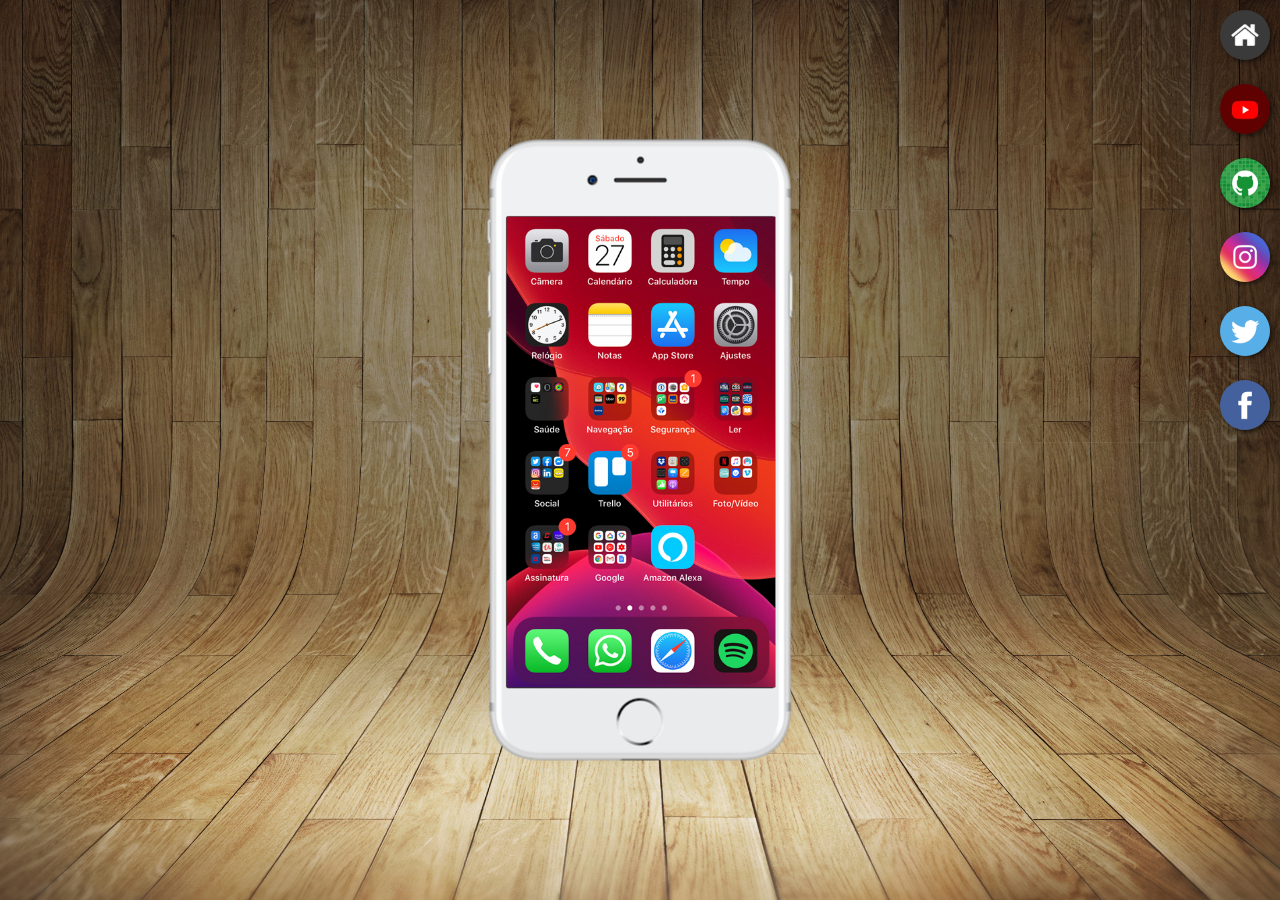
<file: index.html>
<!DOCTYPE html>
<html lang="en">
<head>
    <meta charset="UTF-8">
    <meta name="viewport" content="width=device-width, initial-scale=1.0">
    <link rel="stylesheet" href="estilos/style.css">
    <title>Projeto Redes Sociais</title>
    <link rel="shortcut icon" href="favicon.ico" type="image/x-icon">
</head>
<body>
    <main>
        <section id="telefone">
            <iframe id="tela" name="tela" src="home.html" frameborder="0"></iframe>
        </section>
        <section id="redessociais">
            <a href="home.html" target="tela">
                <img src="imagens/logo-home.jpg" alt="">
            </a> <br>
            <a href="youtube.html" target="tela">
                <img src="imagens/logo-youtube.jpg" alt="">
            </a> <br>
            <a href="github.html" target="tela">
                <img src="imagens/logo-github.jpg" alt="">
            </a> <br>
            <a href="instagram.html" target="tela">
                <img src="imagens/logo-instagram.jpg" alt="">
            </a> <br>
            <a href="twitter.html" target="tela">
                <img src="imagens/logo-twitter.jpg" alt="">
            </a> <br>
            <a href="facebook.html" target="tela">
                <img src="imagens/logo-facebook.jpg" alt="">
            </a> <br>
        </section>
    </main>
</body>
</html>
</file>
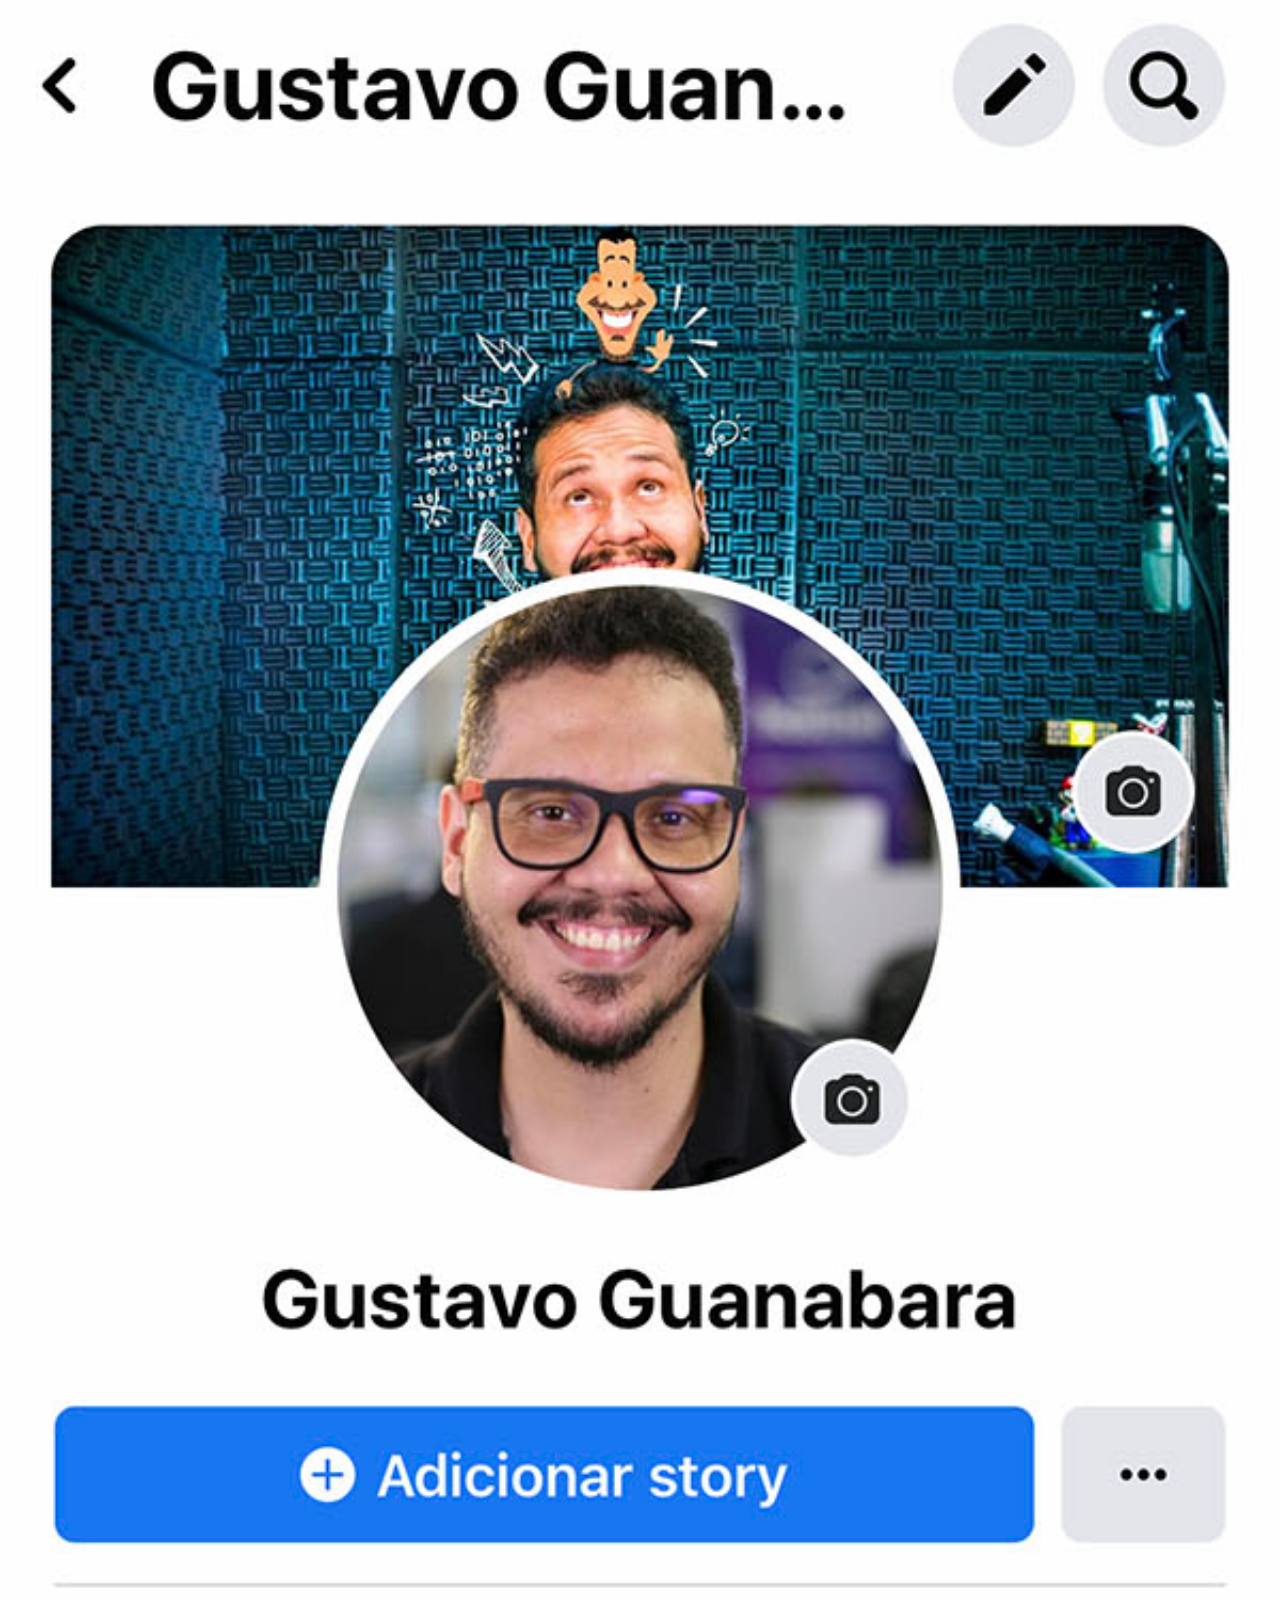
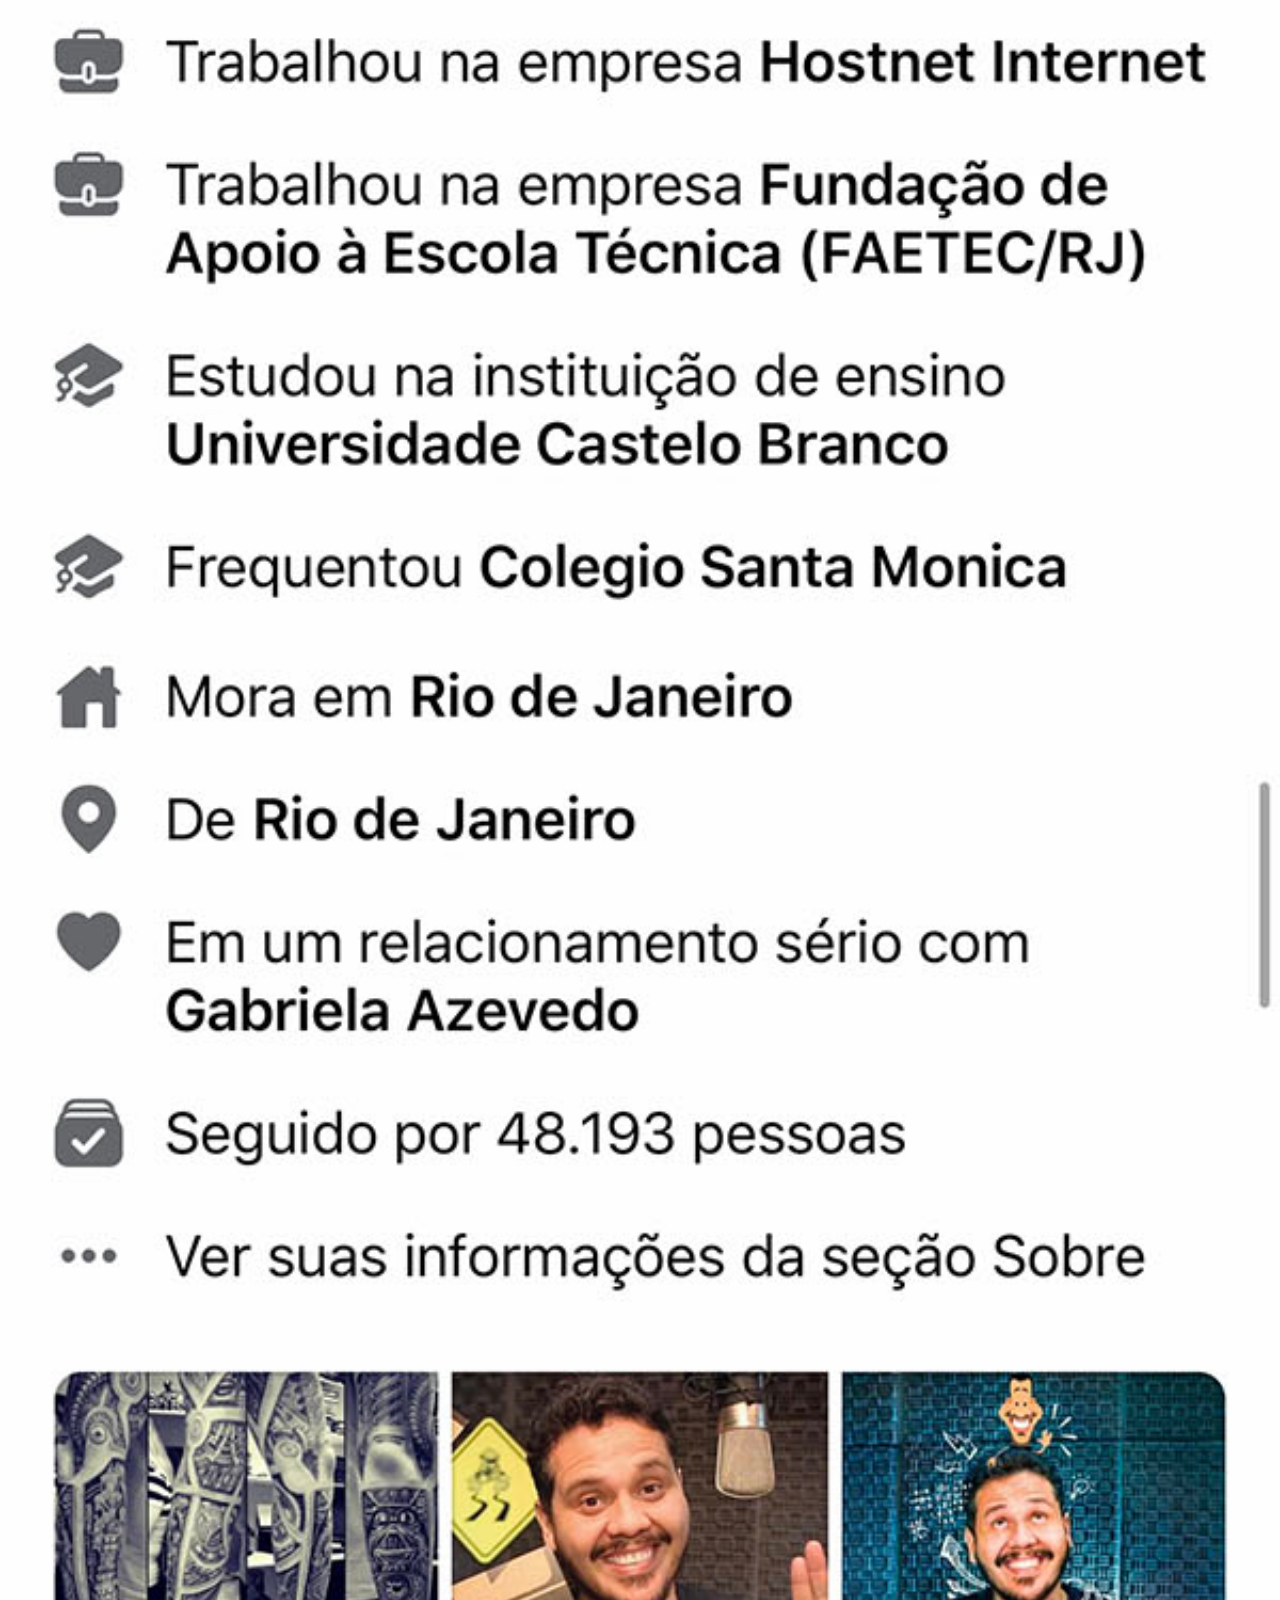
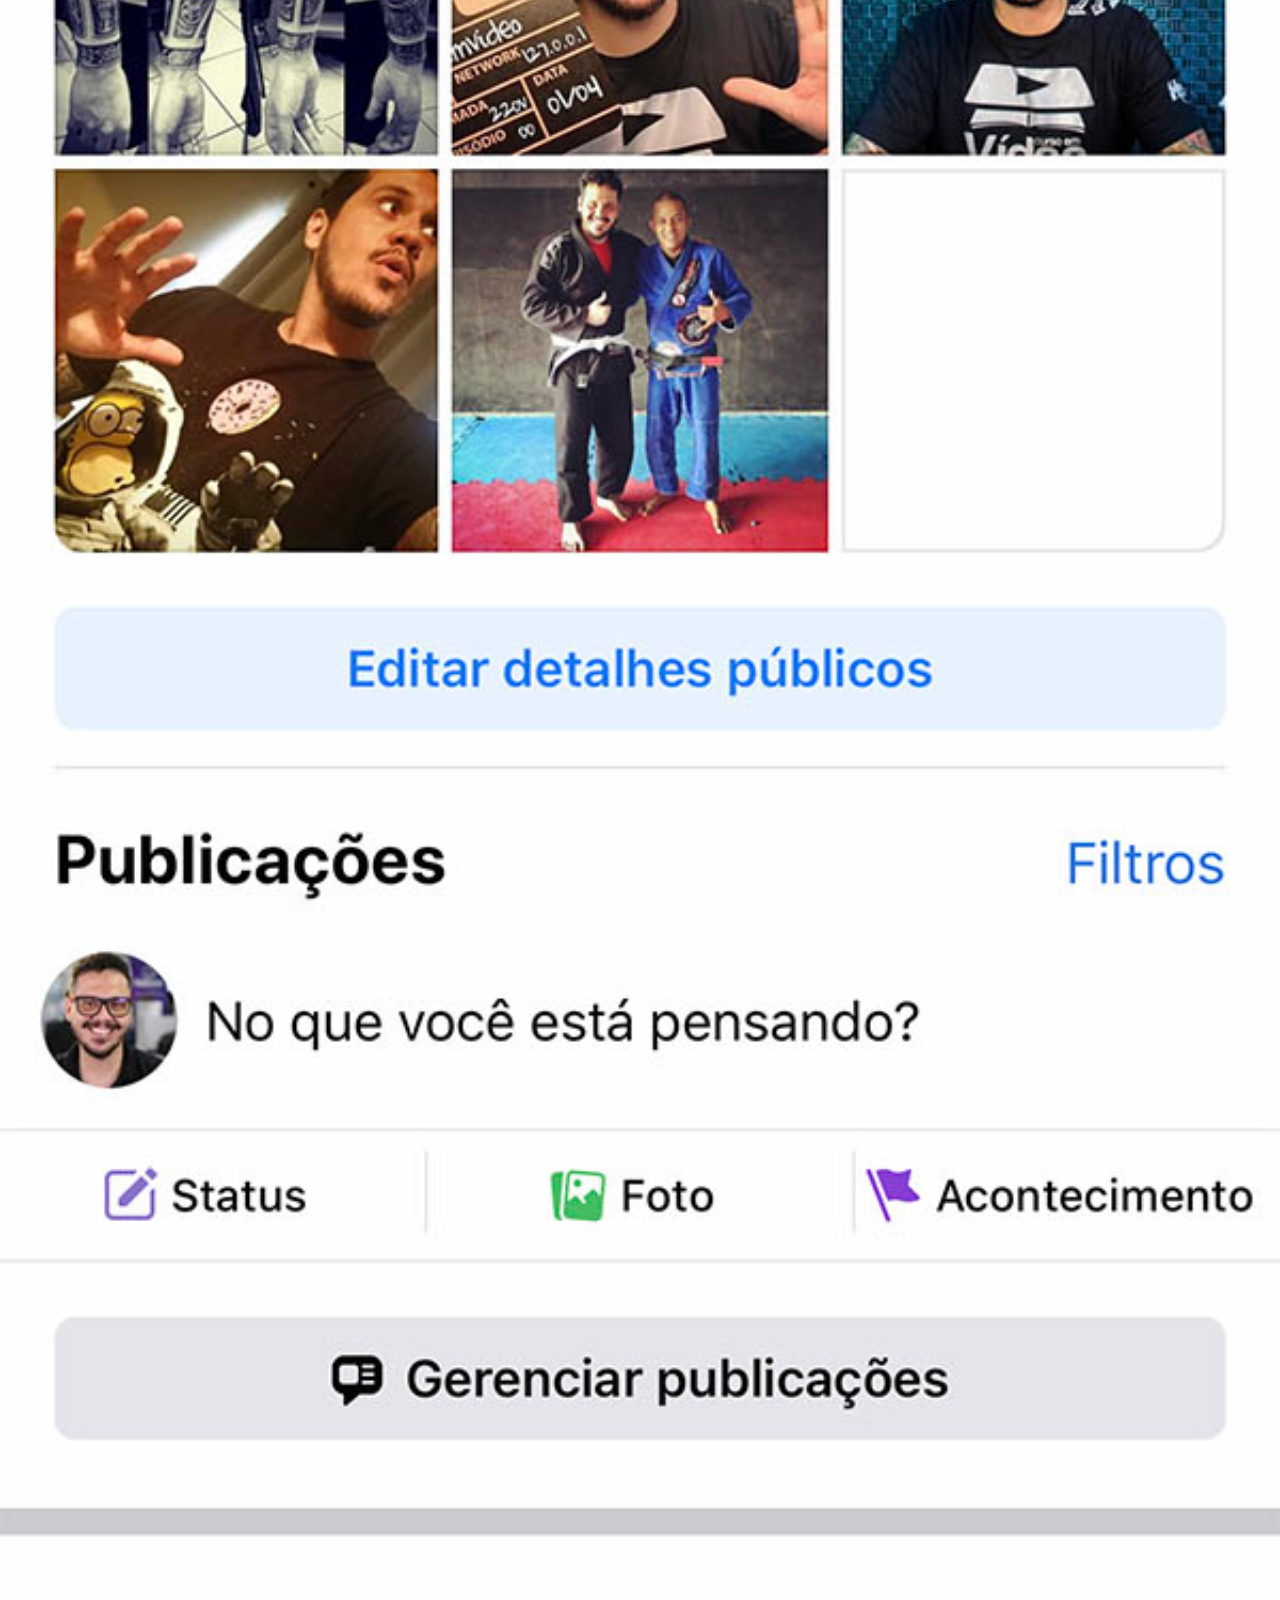
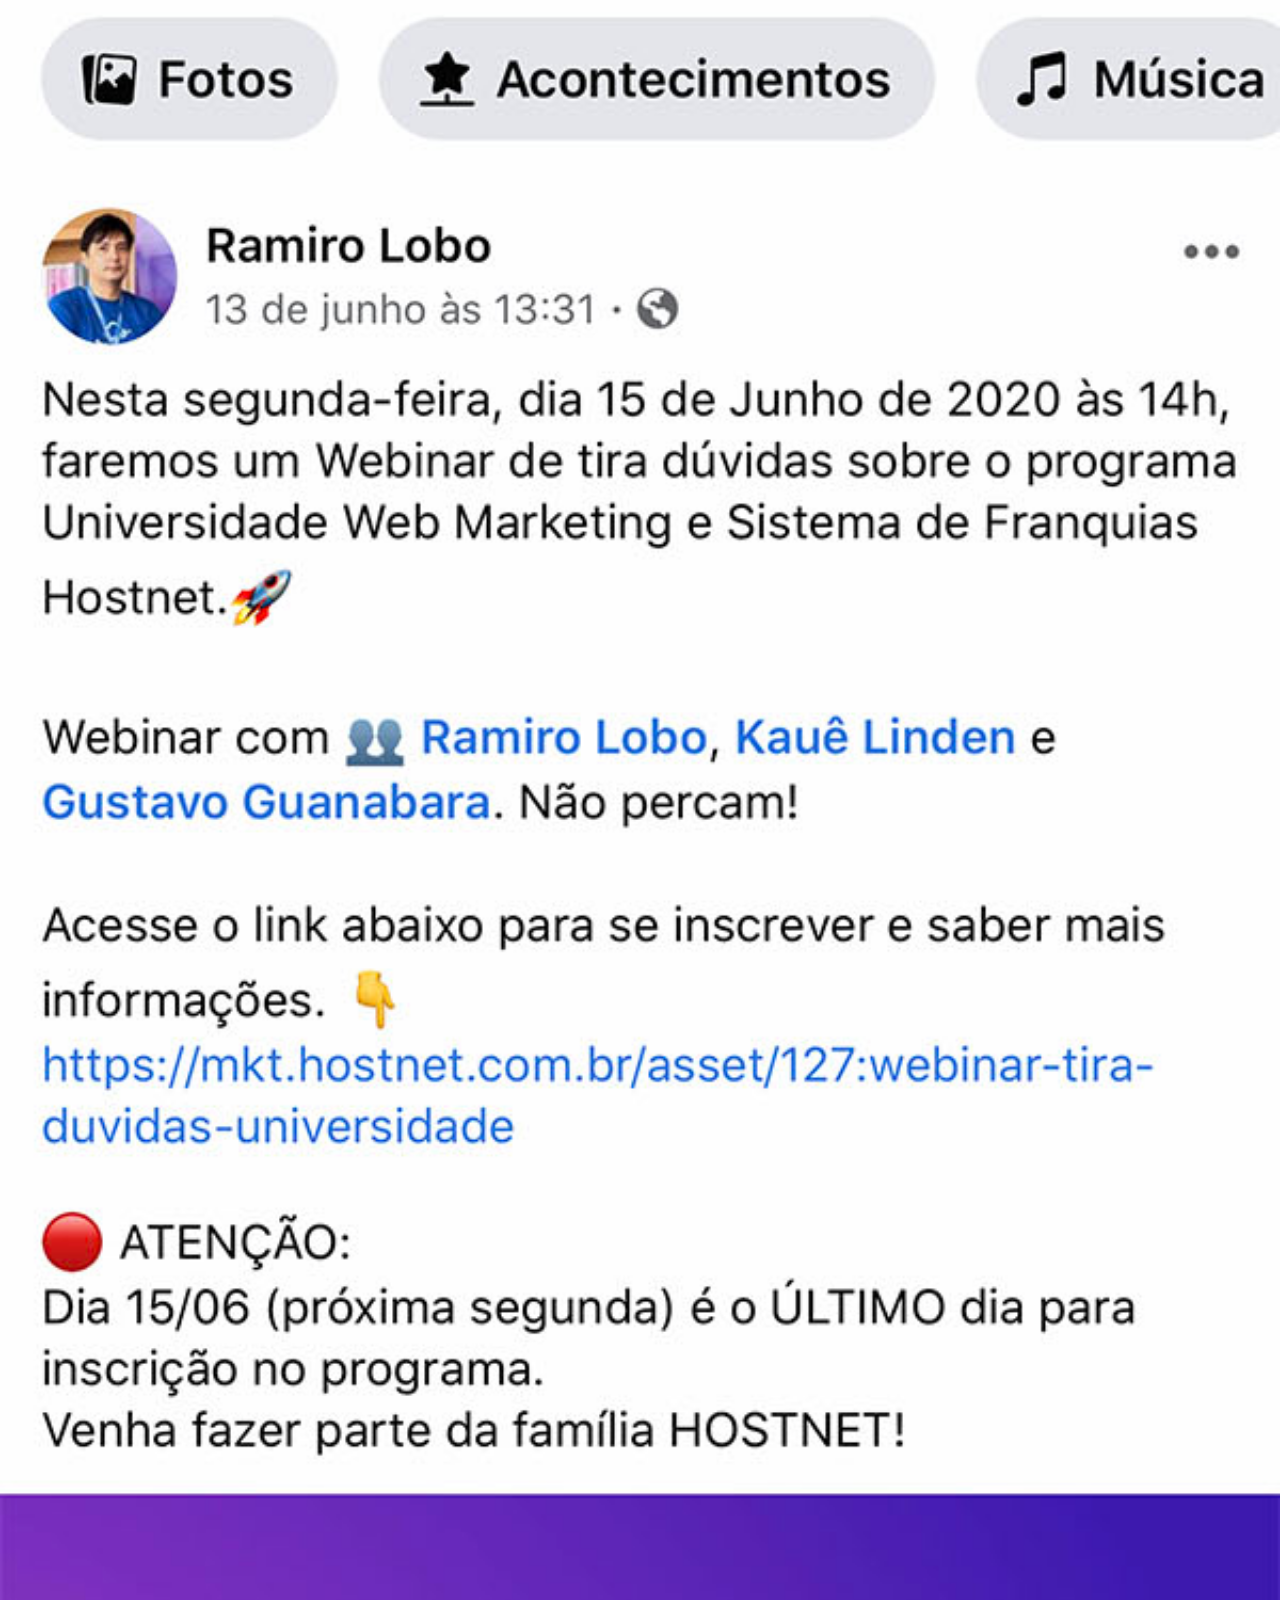
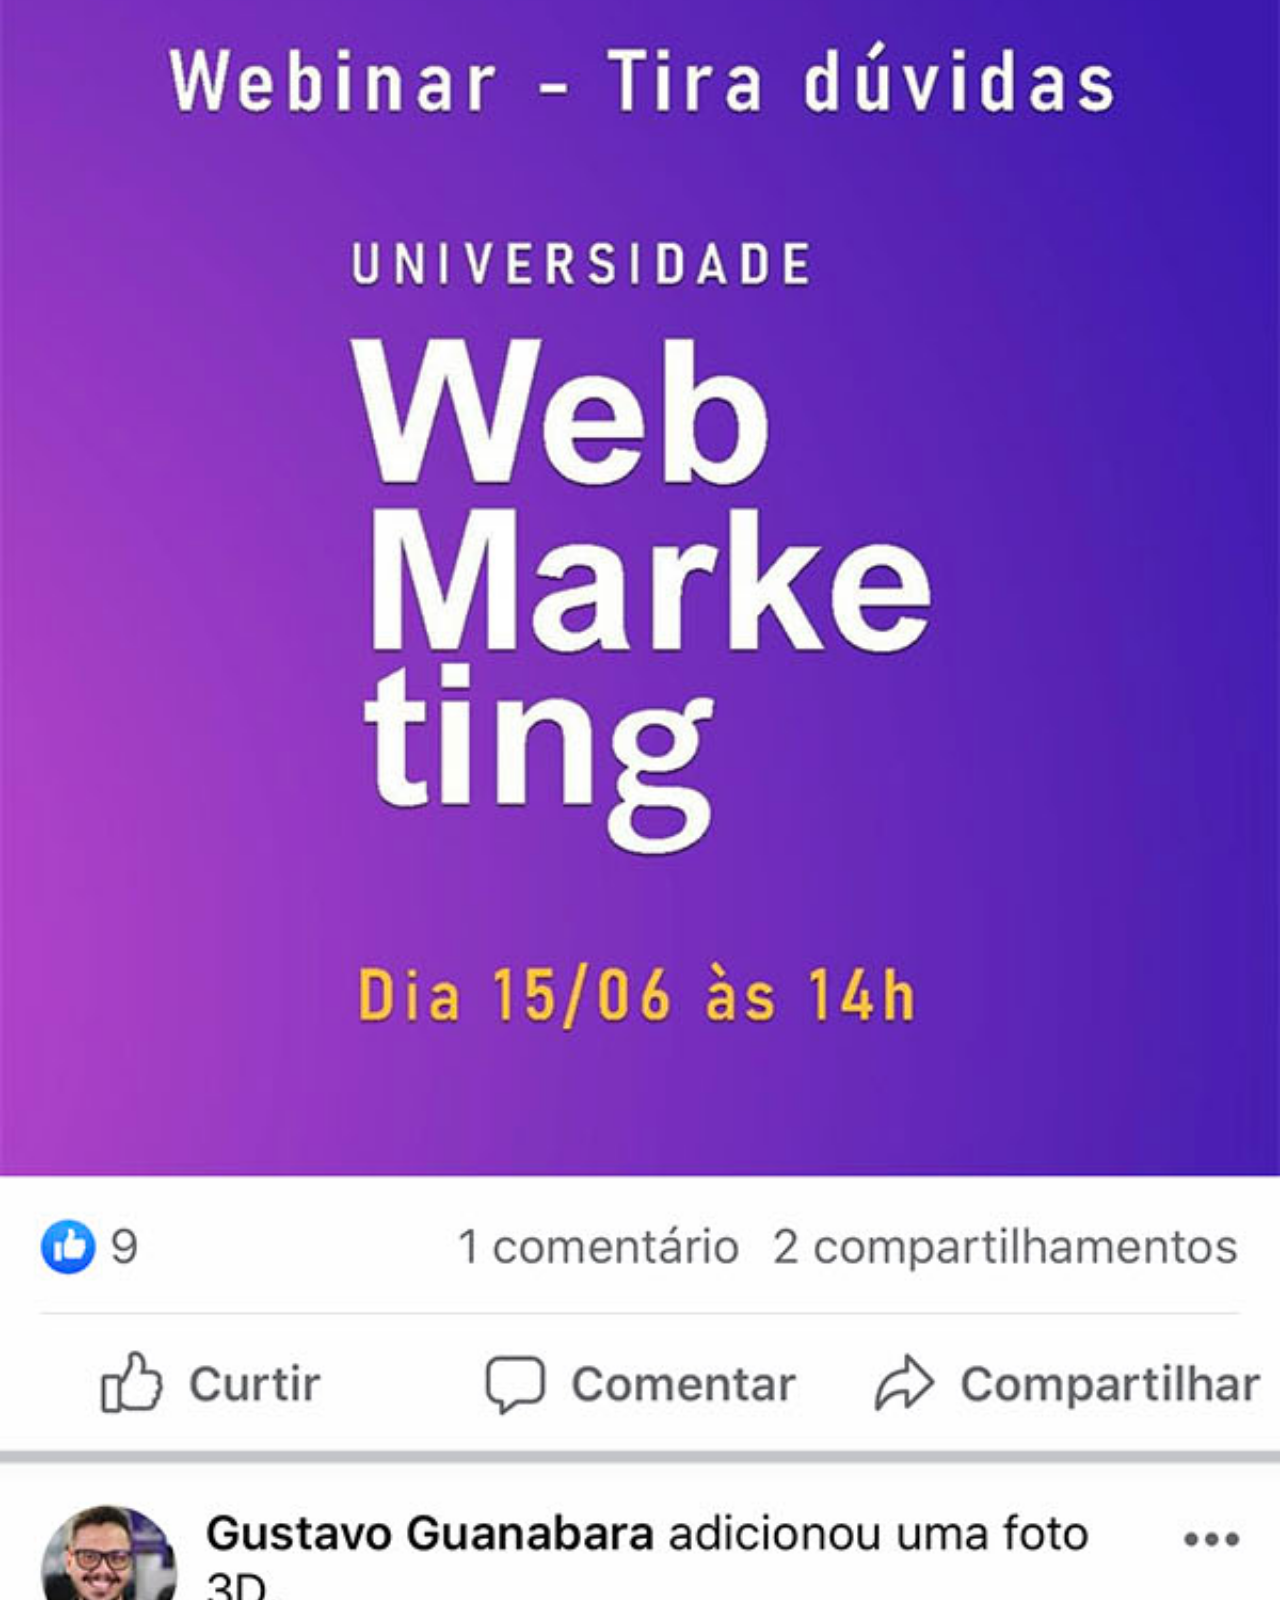
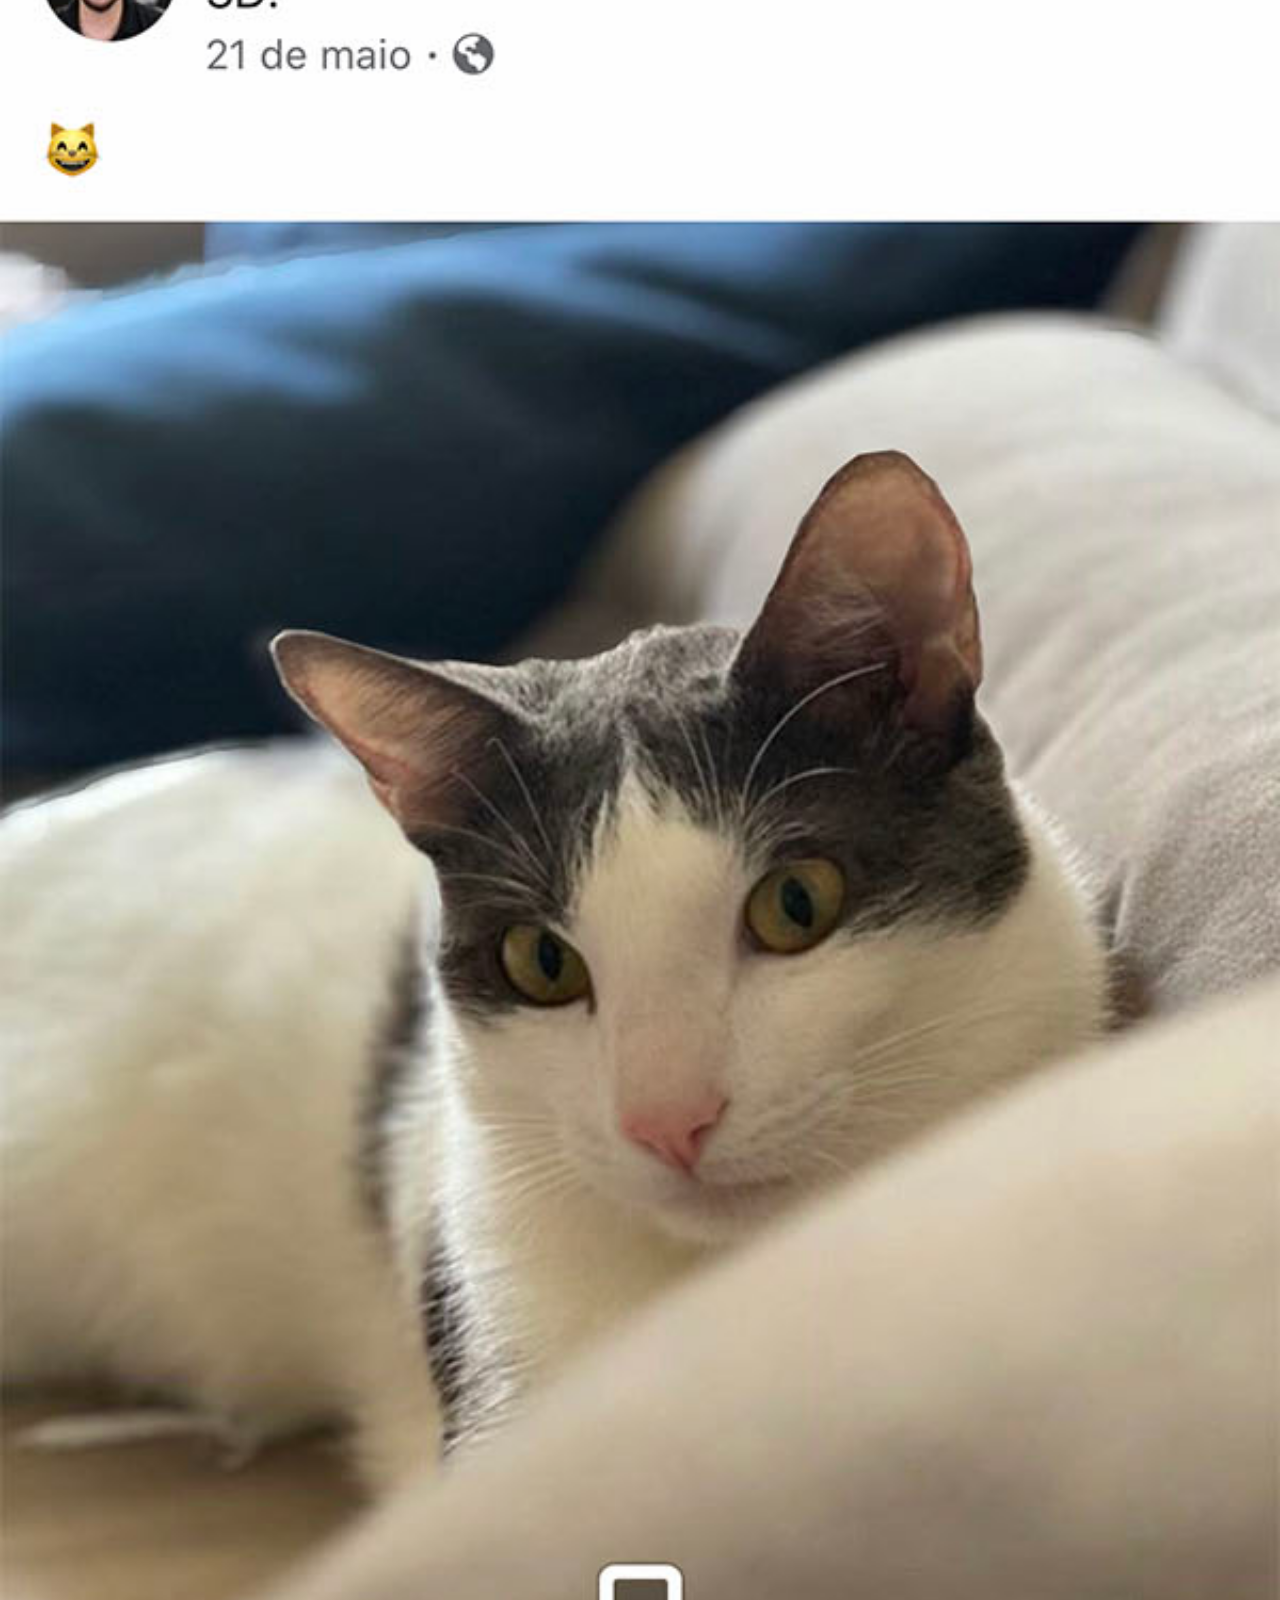
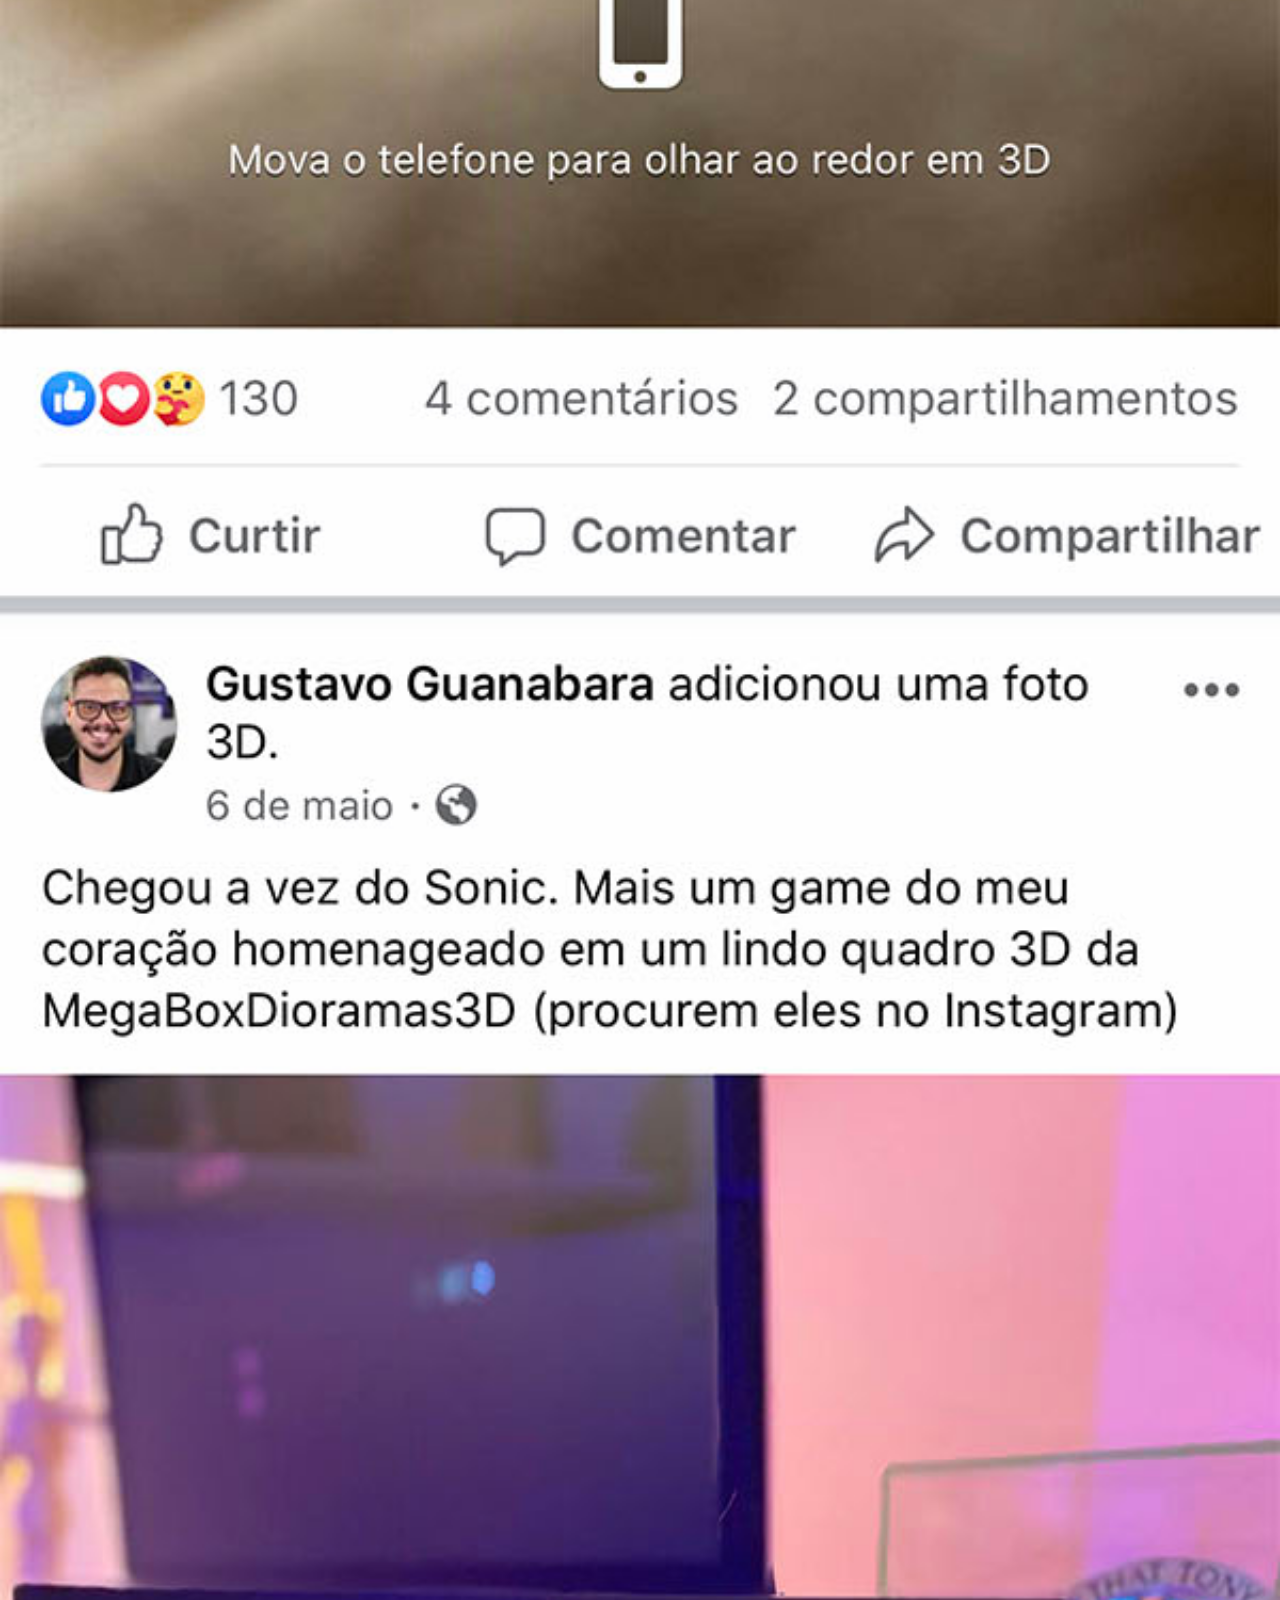
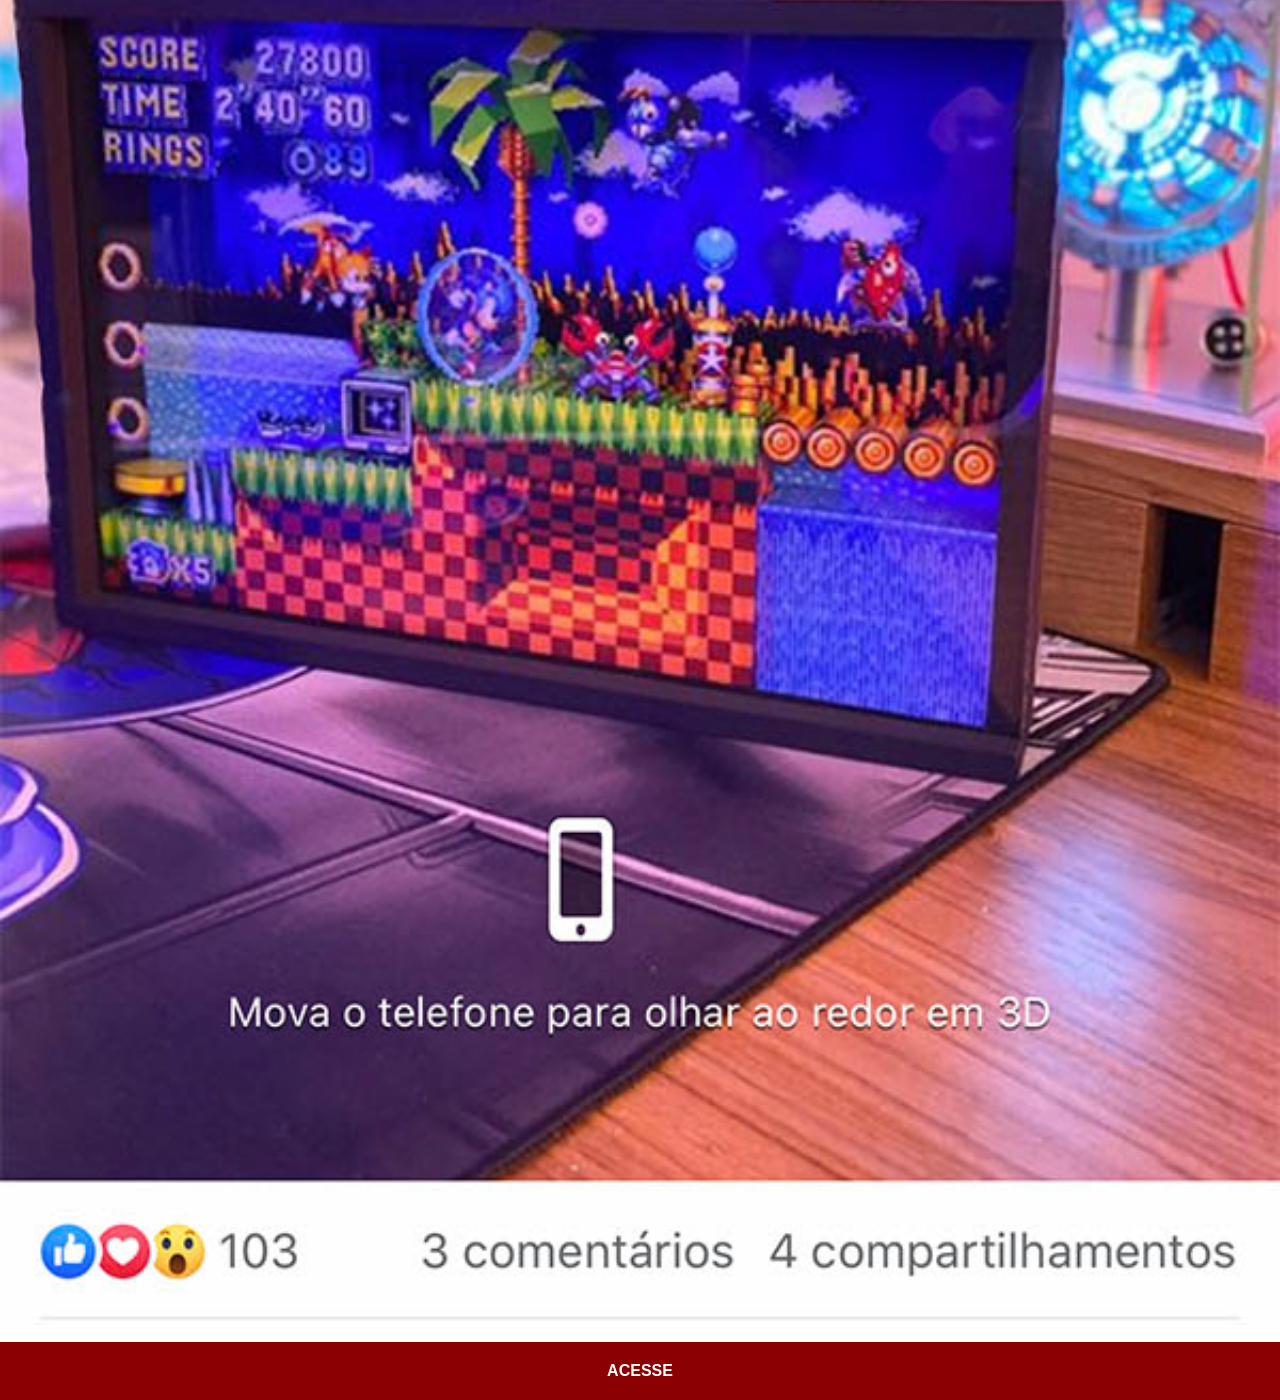
<file: facebook.html>
<!DOCTYPE html>
<html lang="en">
<head>
    <meta charset="UTF-8">
    <meta name="viewport" content="width=device-width, initial-scale=1.0">
    <title>facebook</title>
    <link rel="stylesheet" href="estilos/social.css">
</head>
<body>
    <img src="imagens/tela-facebook.jpg" alt="">
    <a href="https://www.facebook.com/login/?privacy_mutation_token=eyJ0eXBlIjo1LCJjcmVhdGlvbl90aW1lIjoxNzg0MjU0Mjc2fQ%3D%3D&next=https%3A%2F%2Fwww.facebook.com%2Fbusiness%2Fmfb_login_redirect_logging%2F%3Fredirect_destination%3Dads_manager%26referrer_uri%3Dhttps%253A%252F%252Fwww.facebook.com%252Fbusiness">ACESSE</a>
</body>
</html>
</file>
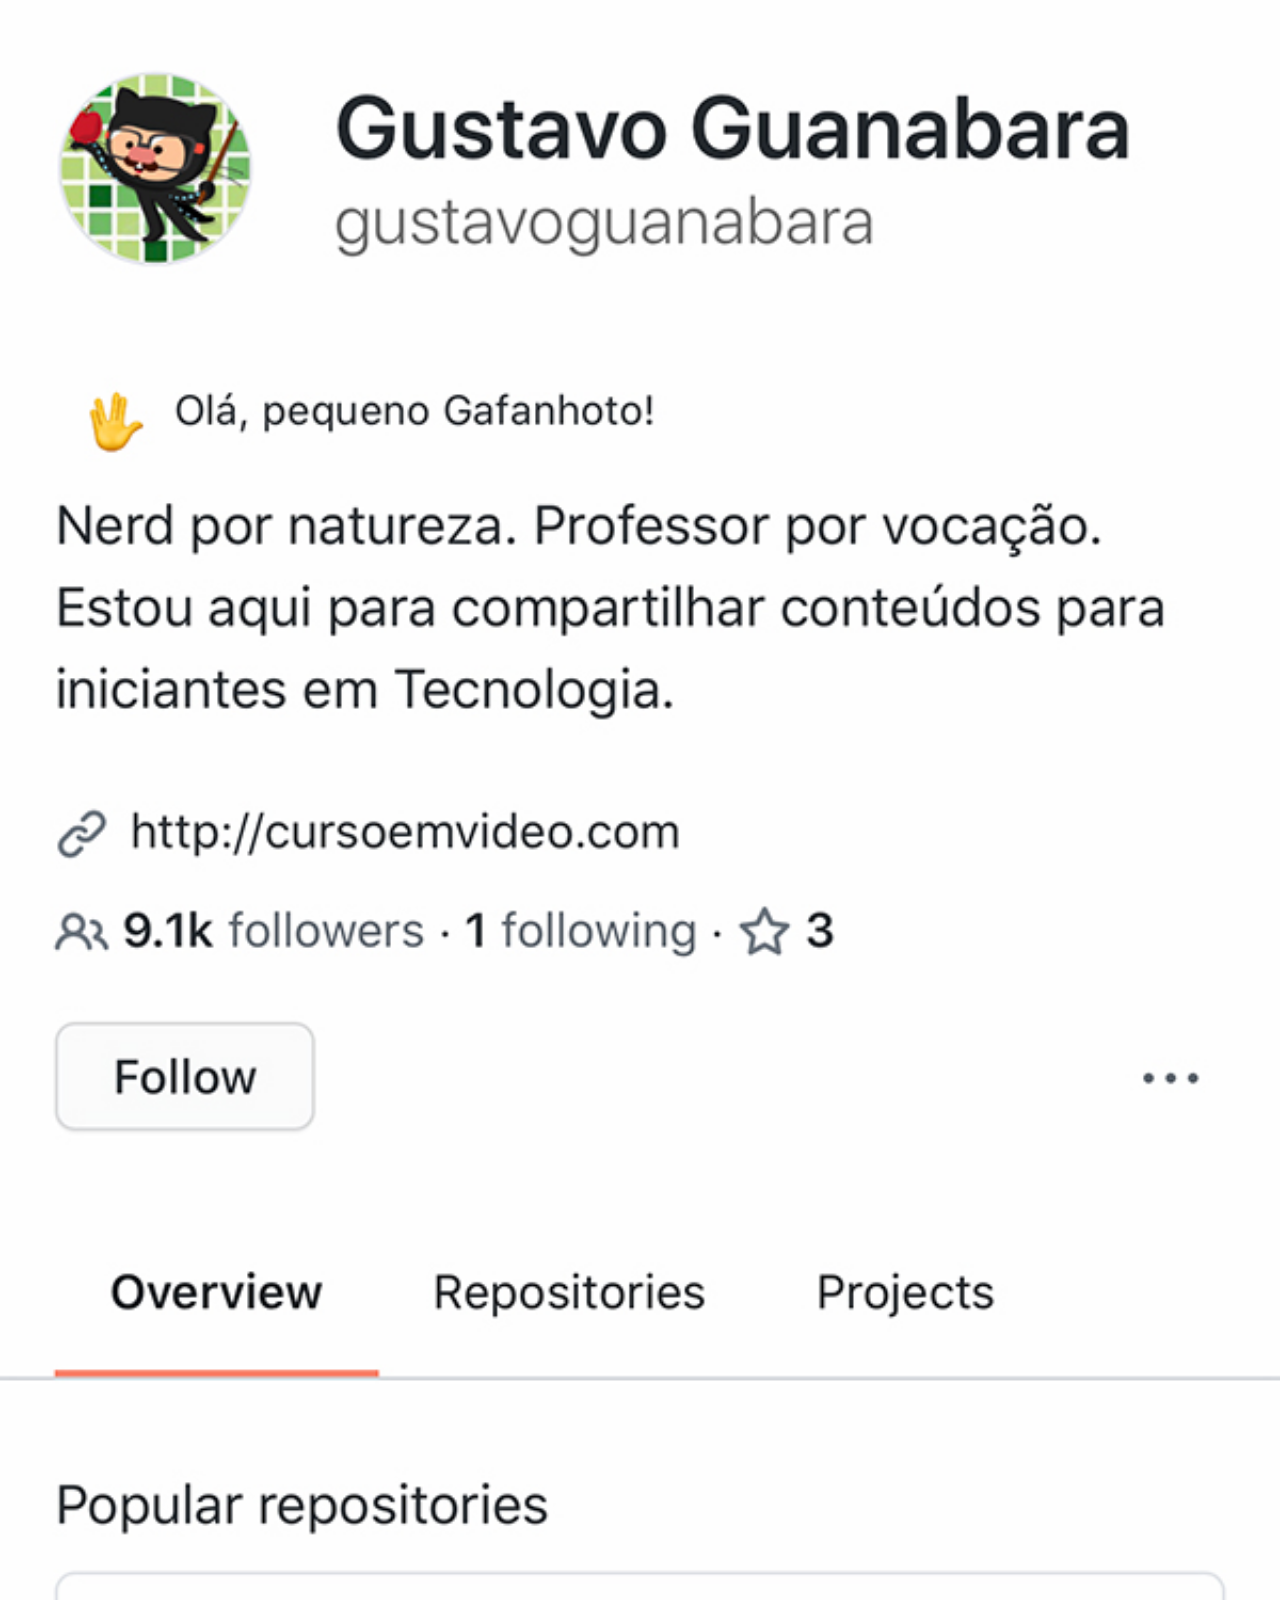
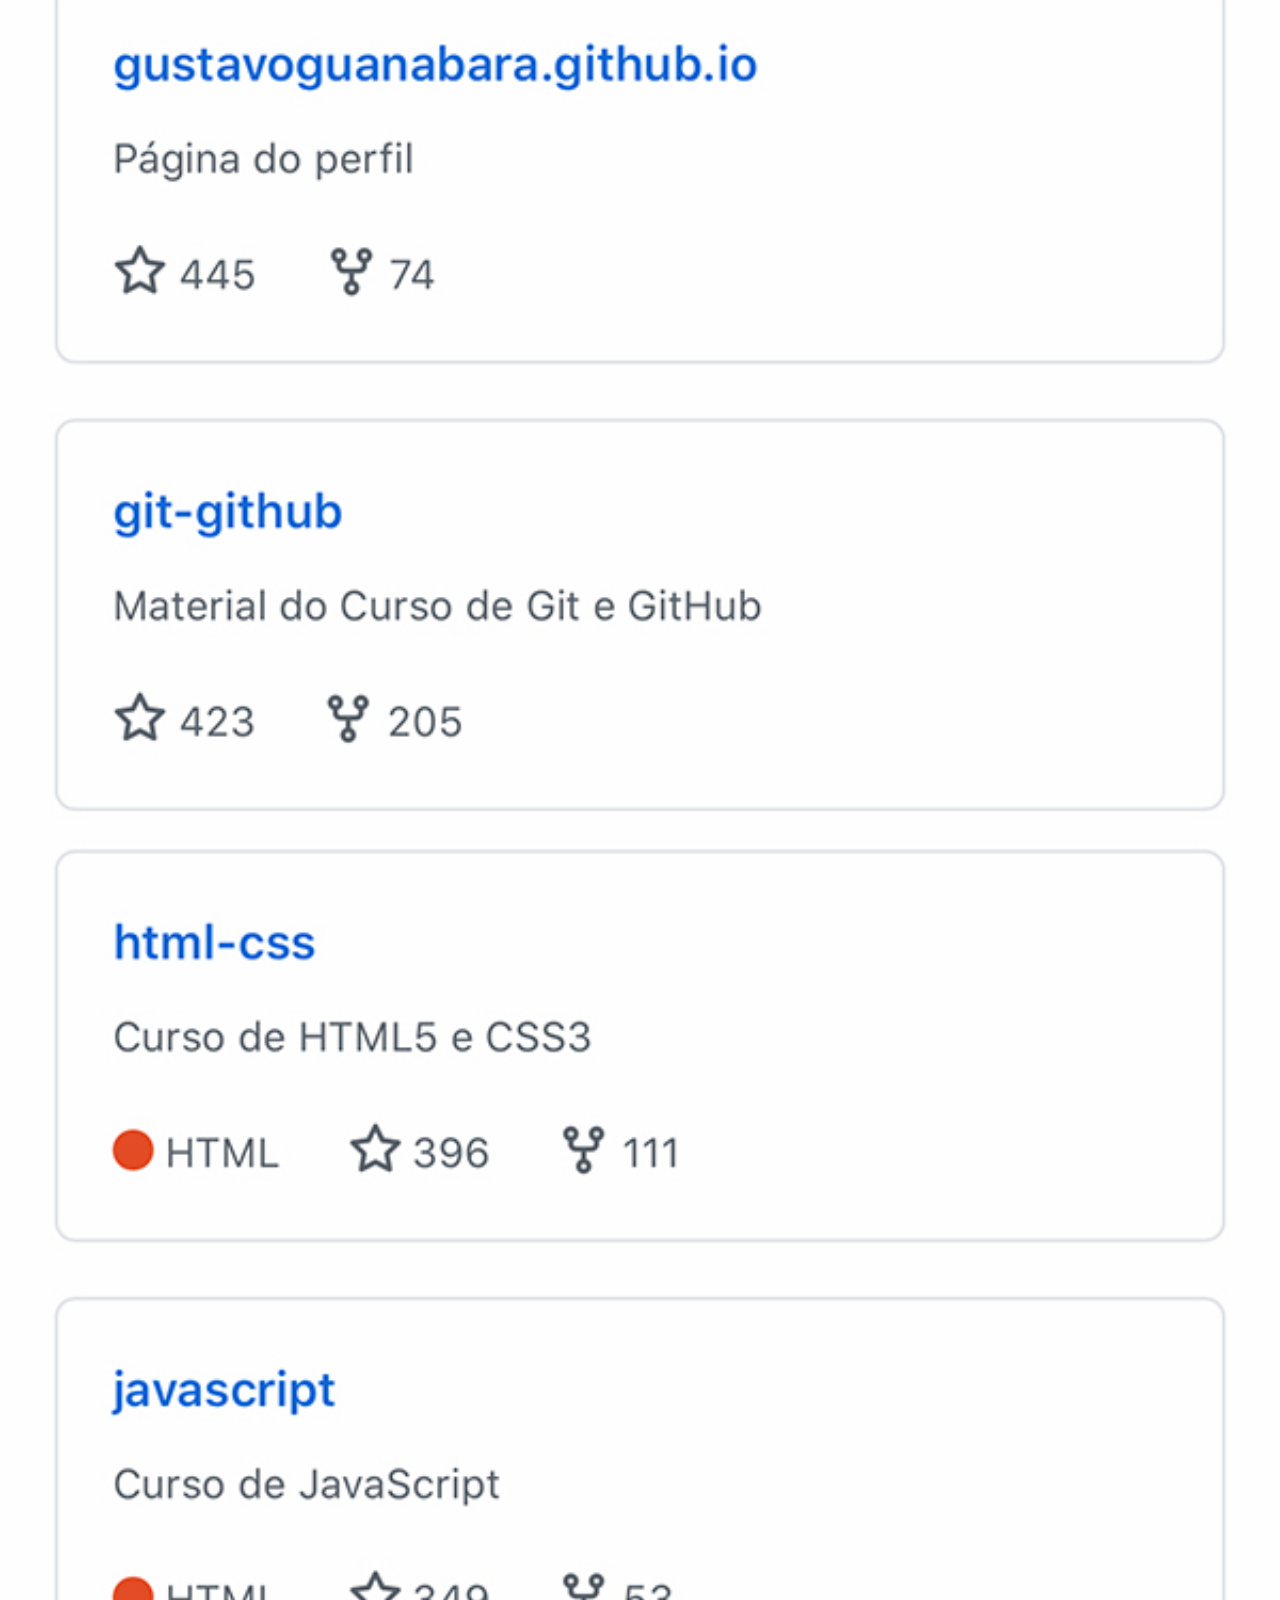
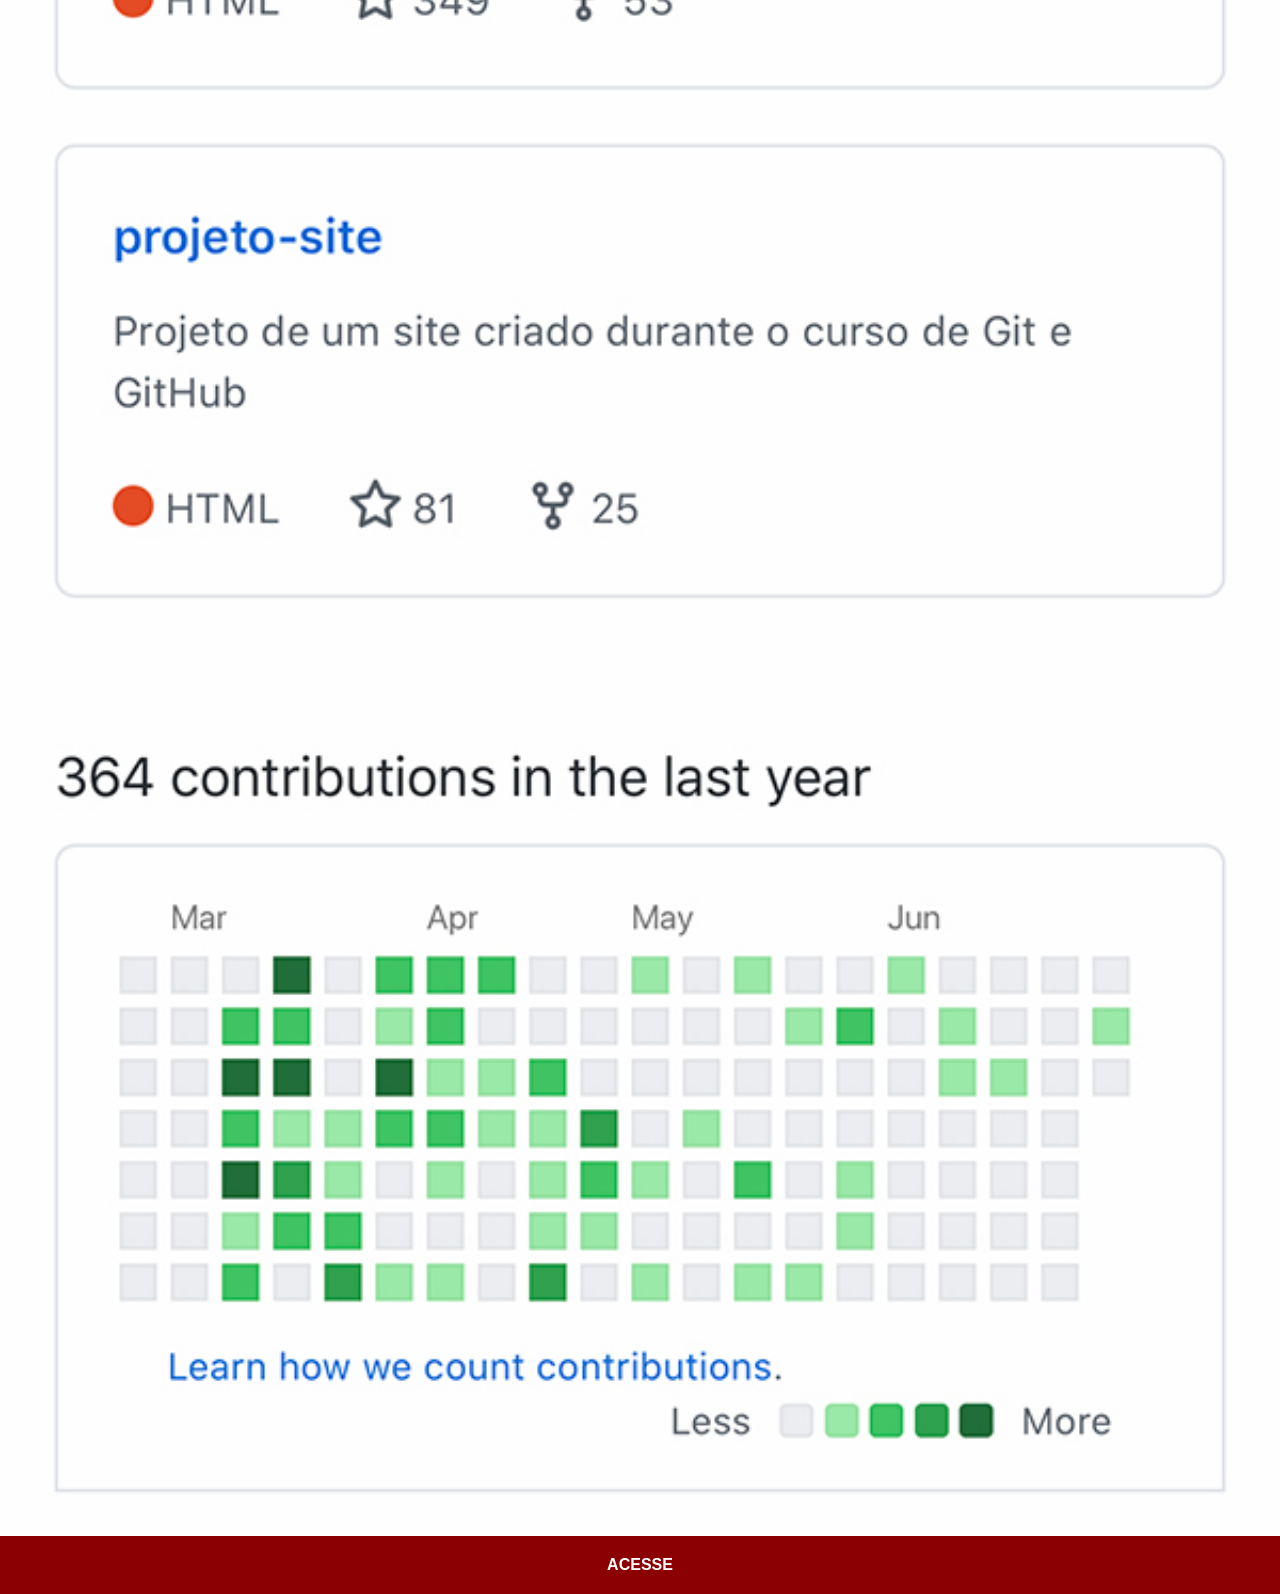
<file: github.html>
<!DOCTYPE html>
<html lang="en">
<head>
    <meta charset="UTF-8">
    <meta name="viewport" content="width=device-width, initial-scale=1.0">
    <title>GitHub</title>
    <link rel="stylesheet" href="estilos/social.css">
</head>
<body>
    <img src="imagens/tela-github.jpg" alt="">
    <a href="https://github.com/guiempregos000-blip">ACESSE</a>
</body>
</html>
</file>
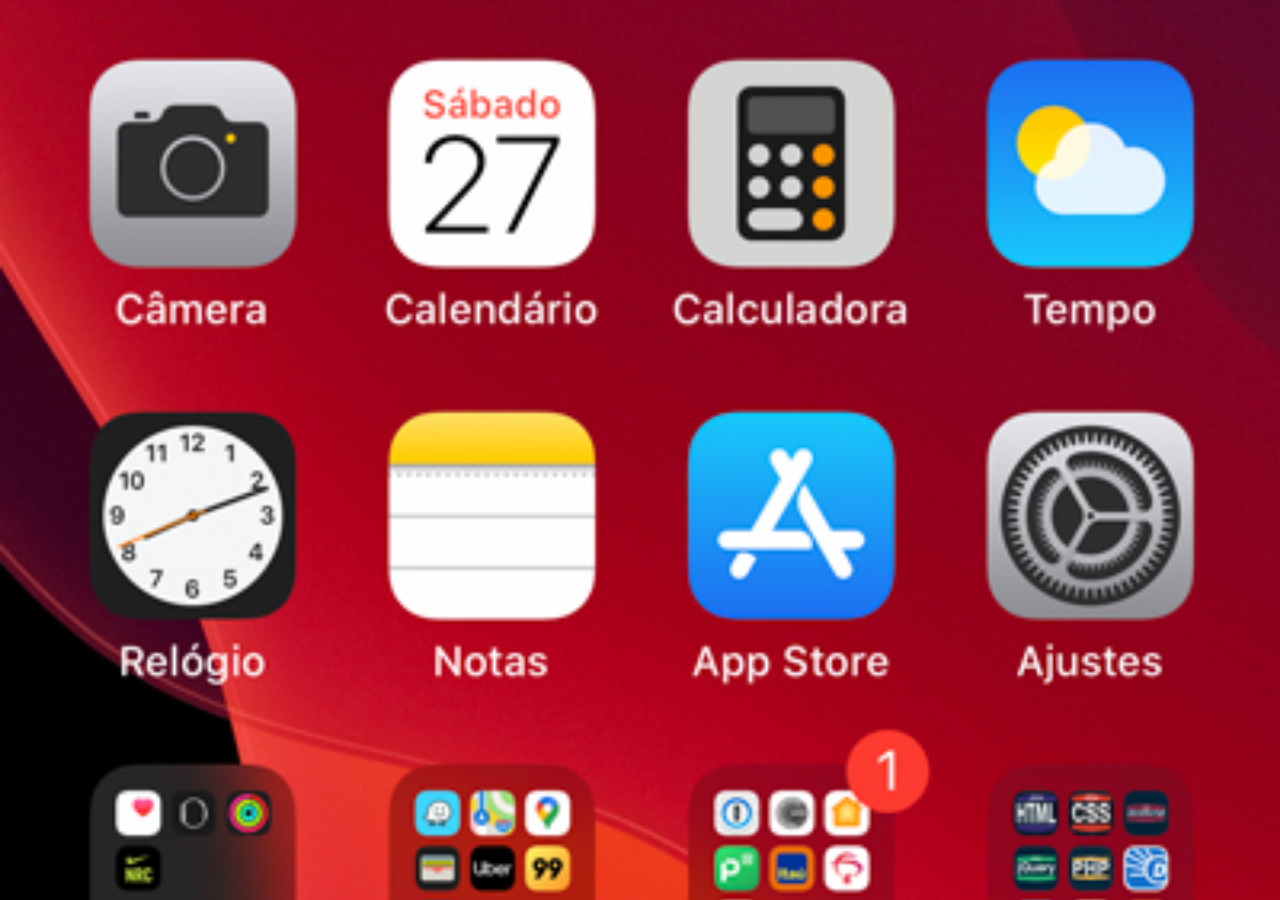
<file: home.html>
<!DOCTYPE html>
<html lang="en">
<head>
    <meta charset="UTF-8">
    <meta name="viewport" content="width=device-width, initial-scale=1.0">
    <title>Home</title>
</head>
<style>
    * {
        margin: 0px;
        padding: 0px;
    }

    body {
        width: 100vw;
        height: 100vh;
        background: black url('imagens/tela-home.jpg') no-repeat top center;
        background-size: cover;
    }
</style>
<body>
    
</body>
</html>
</file>
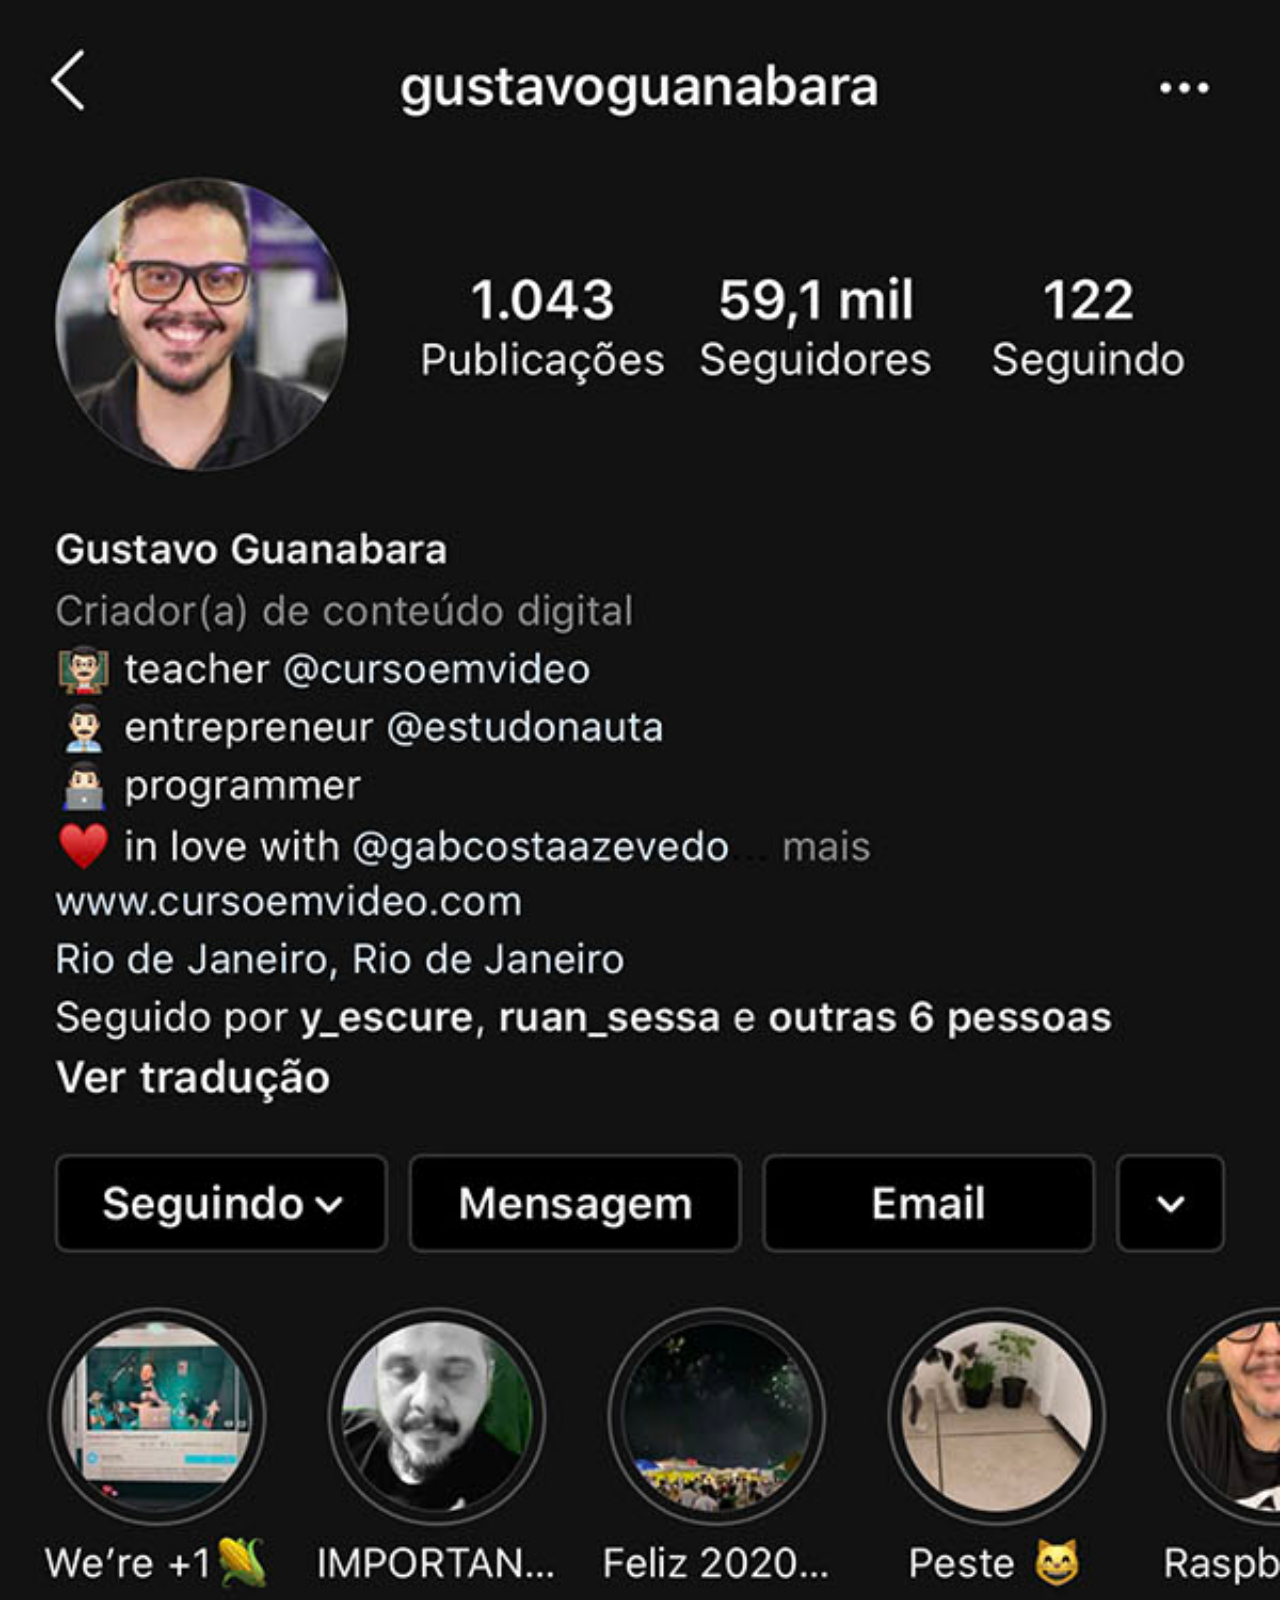
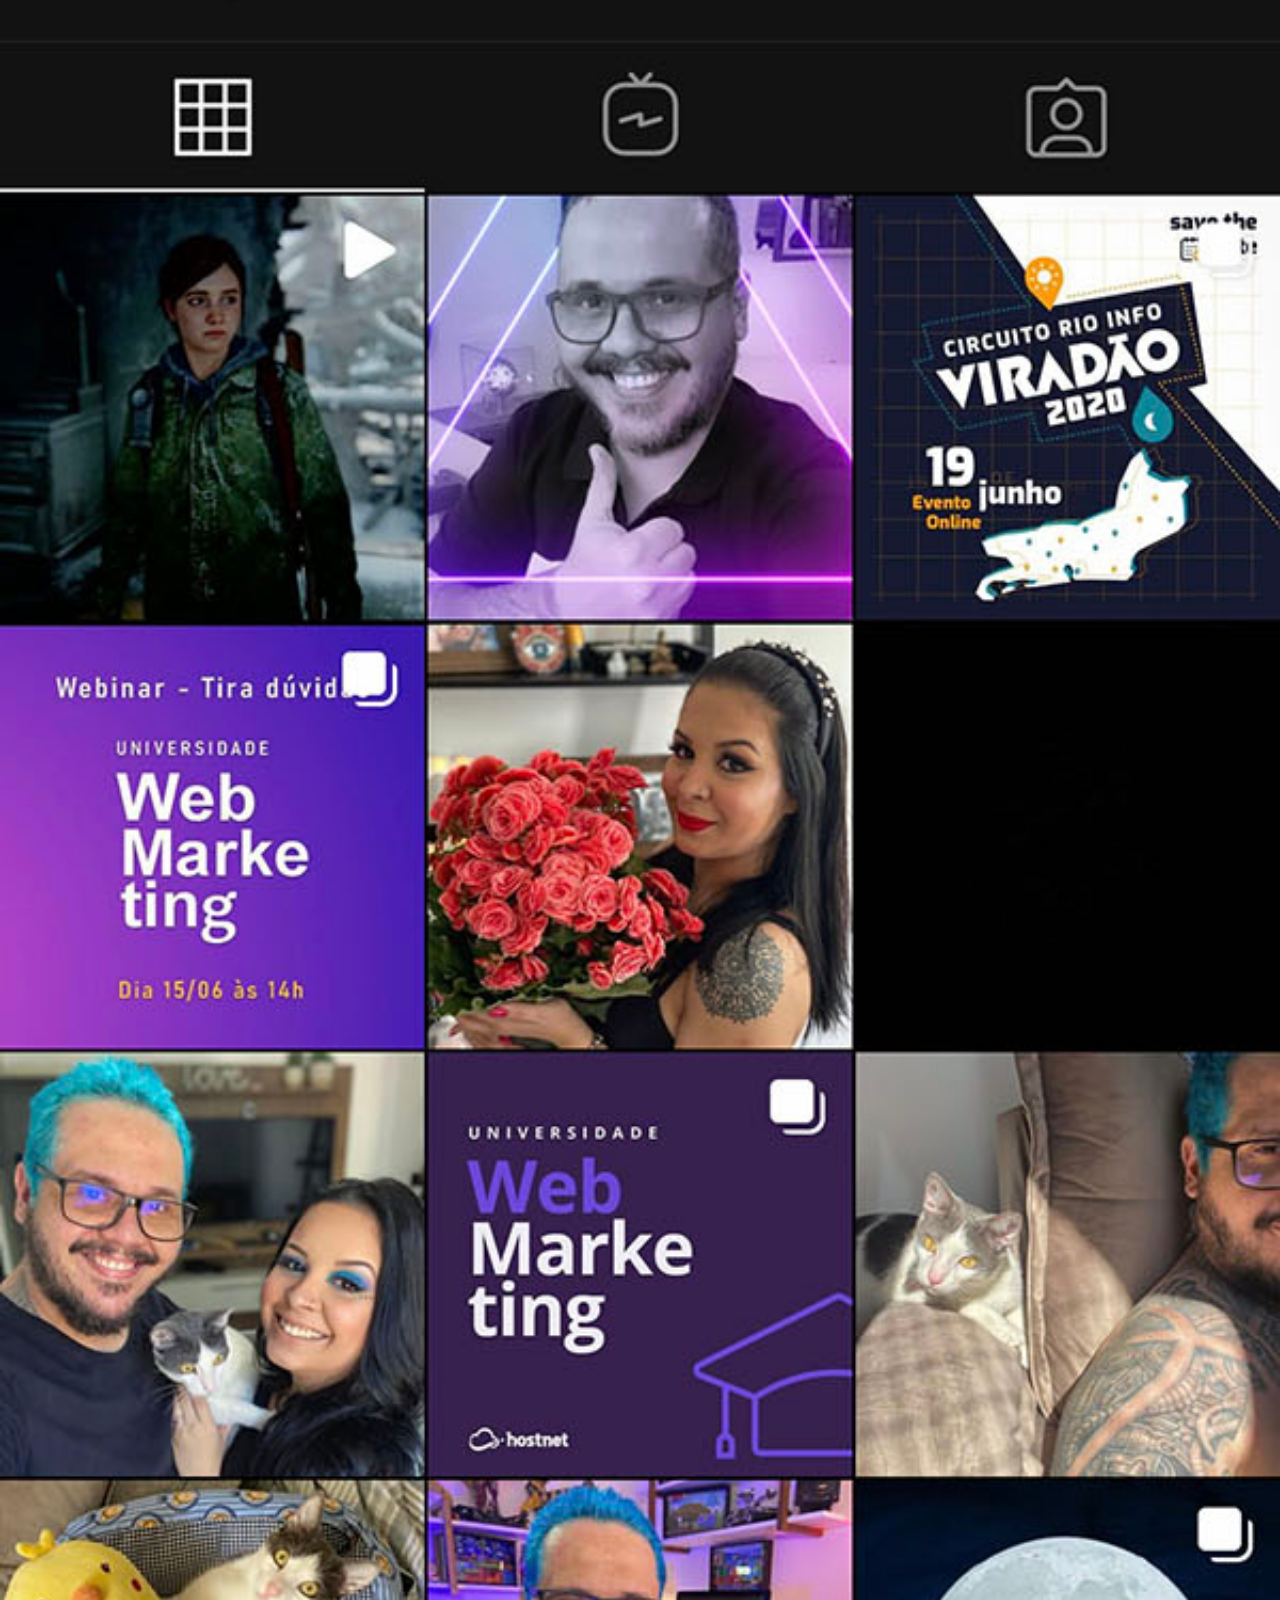
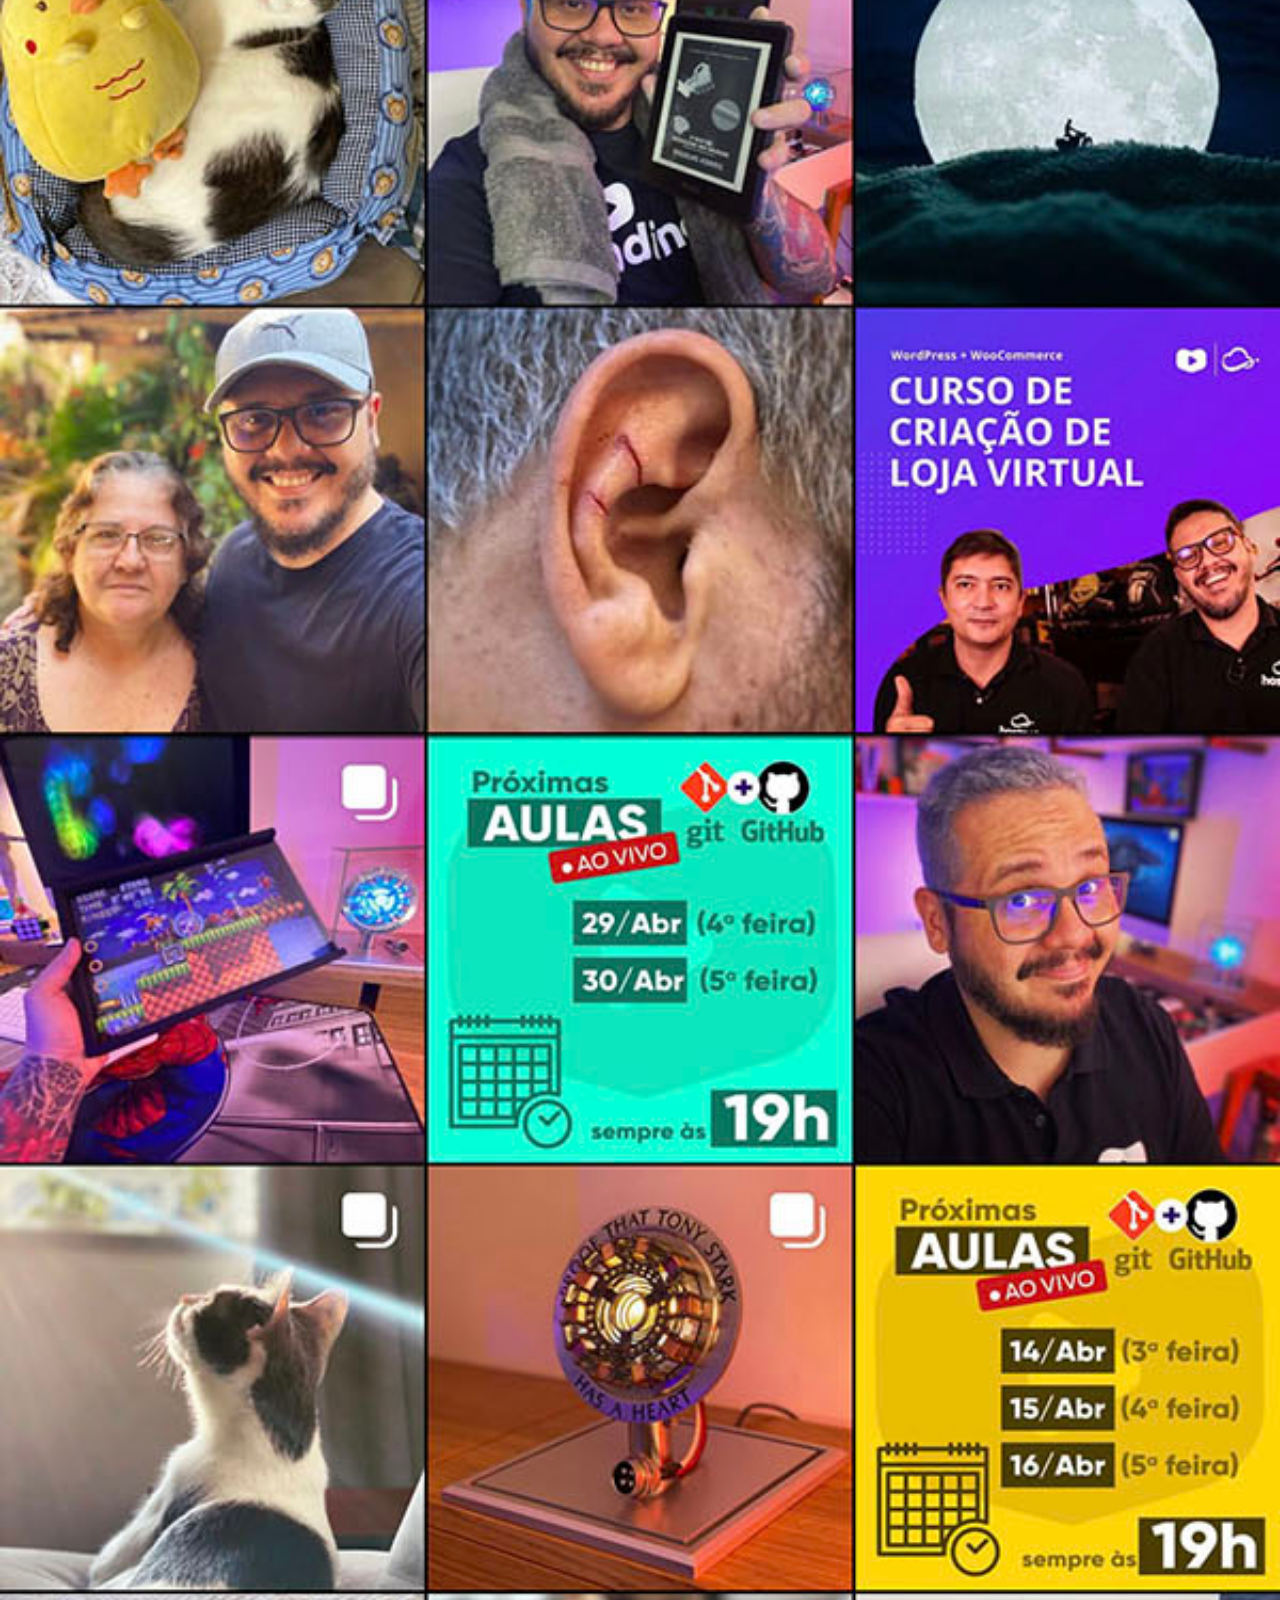
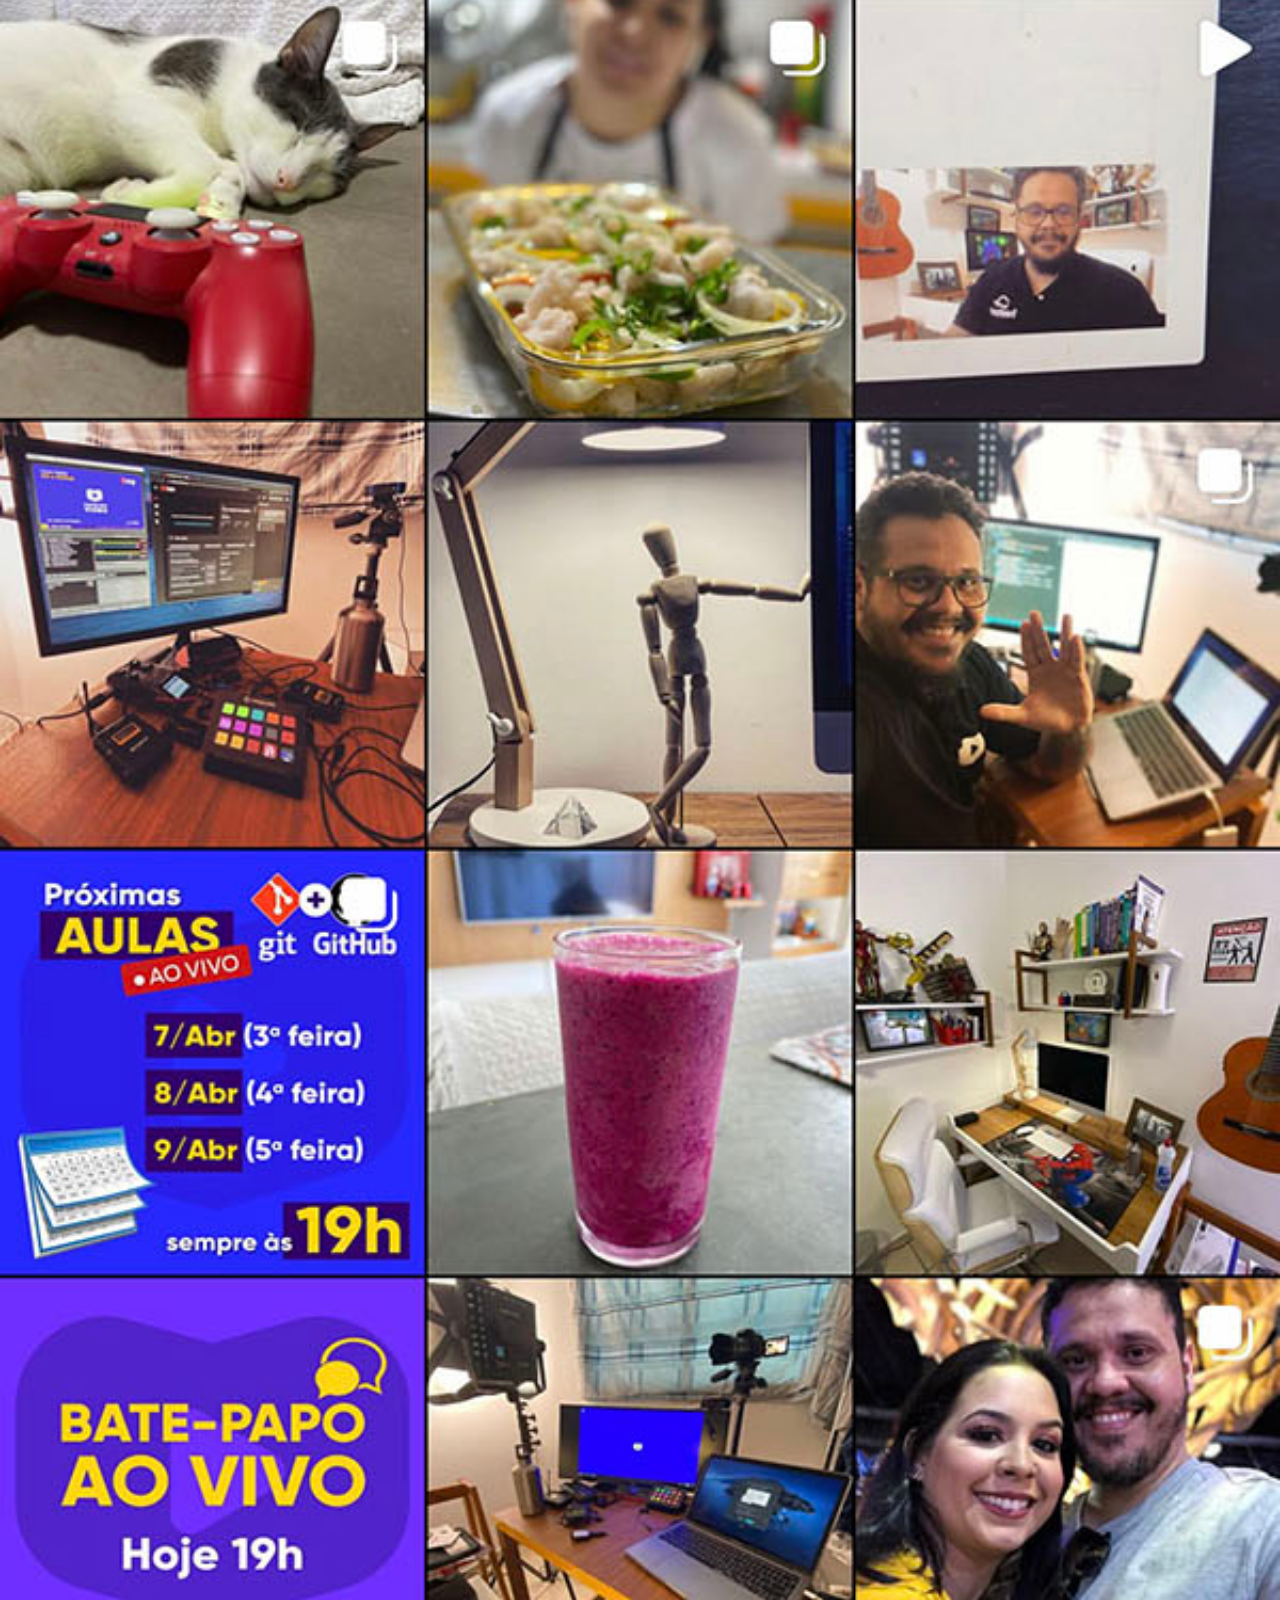
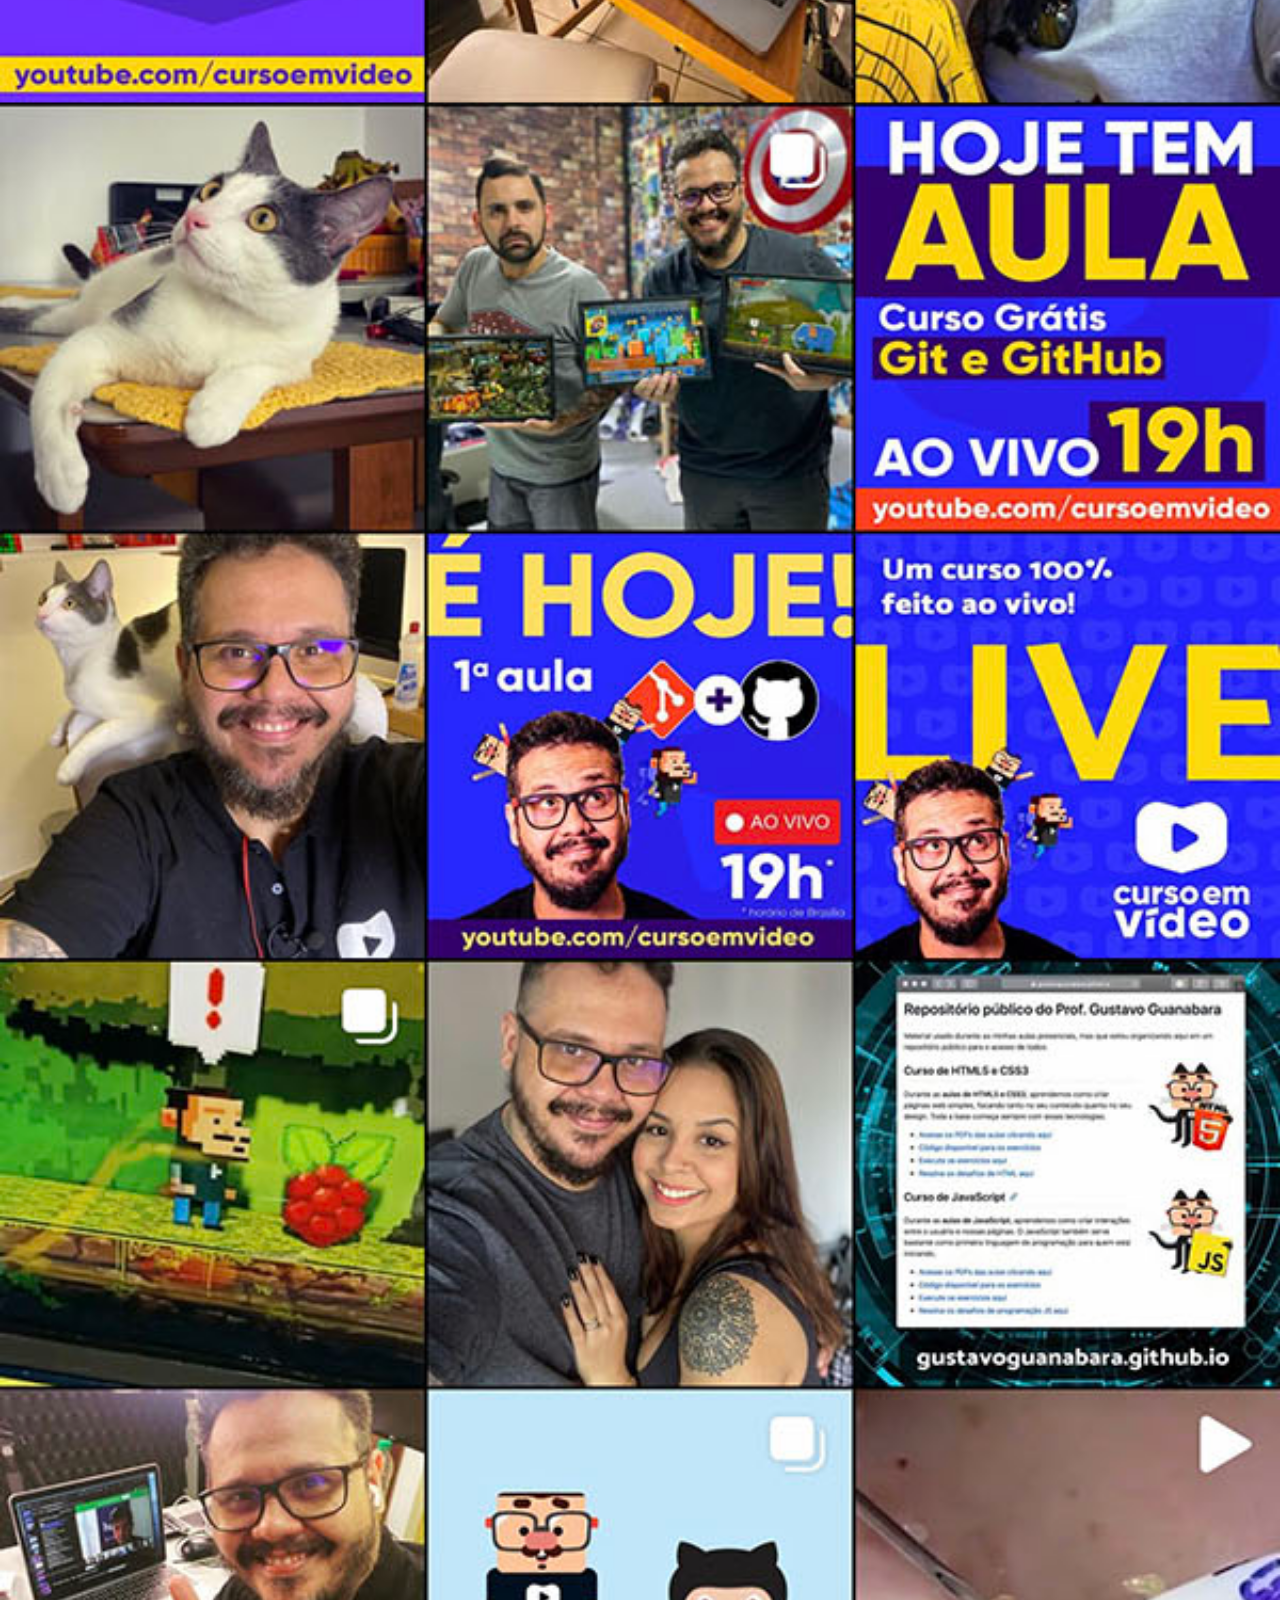
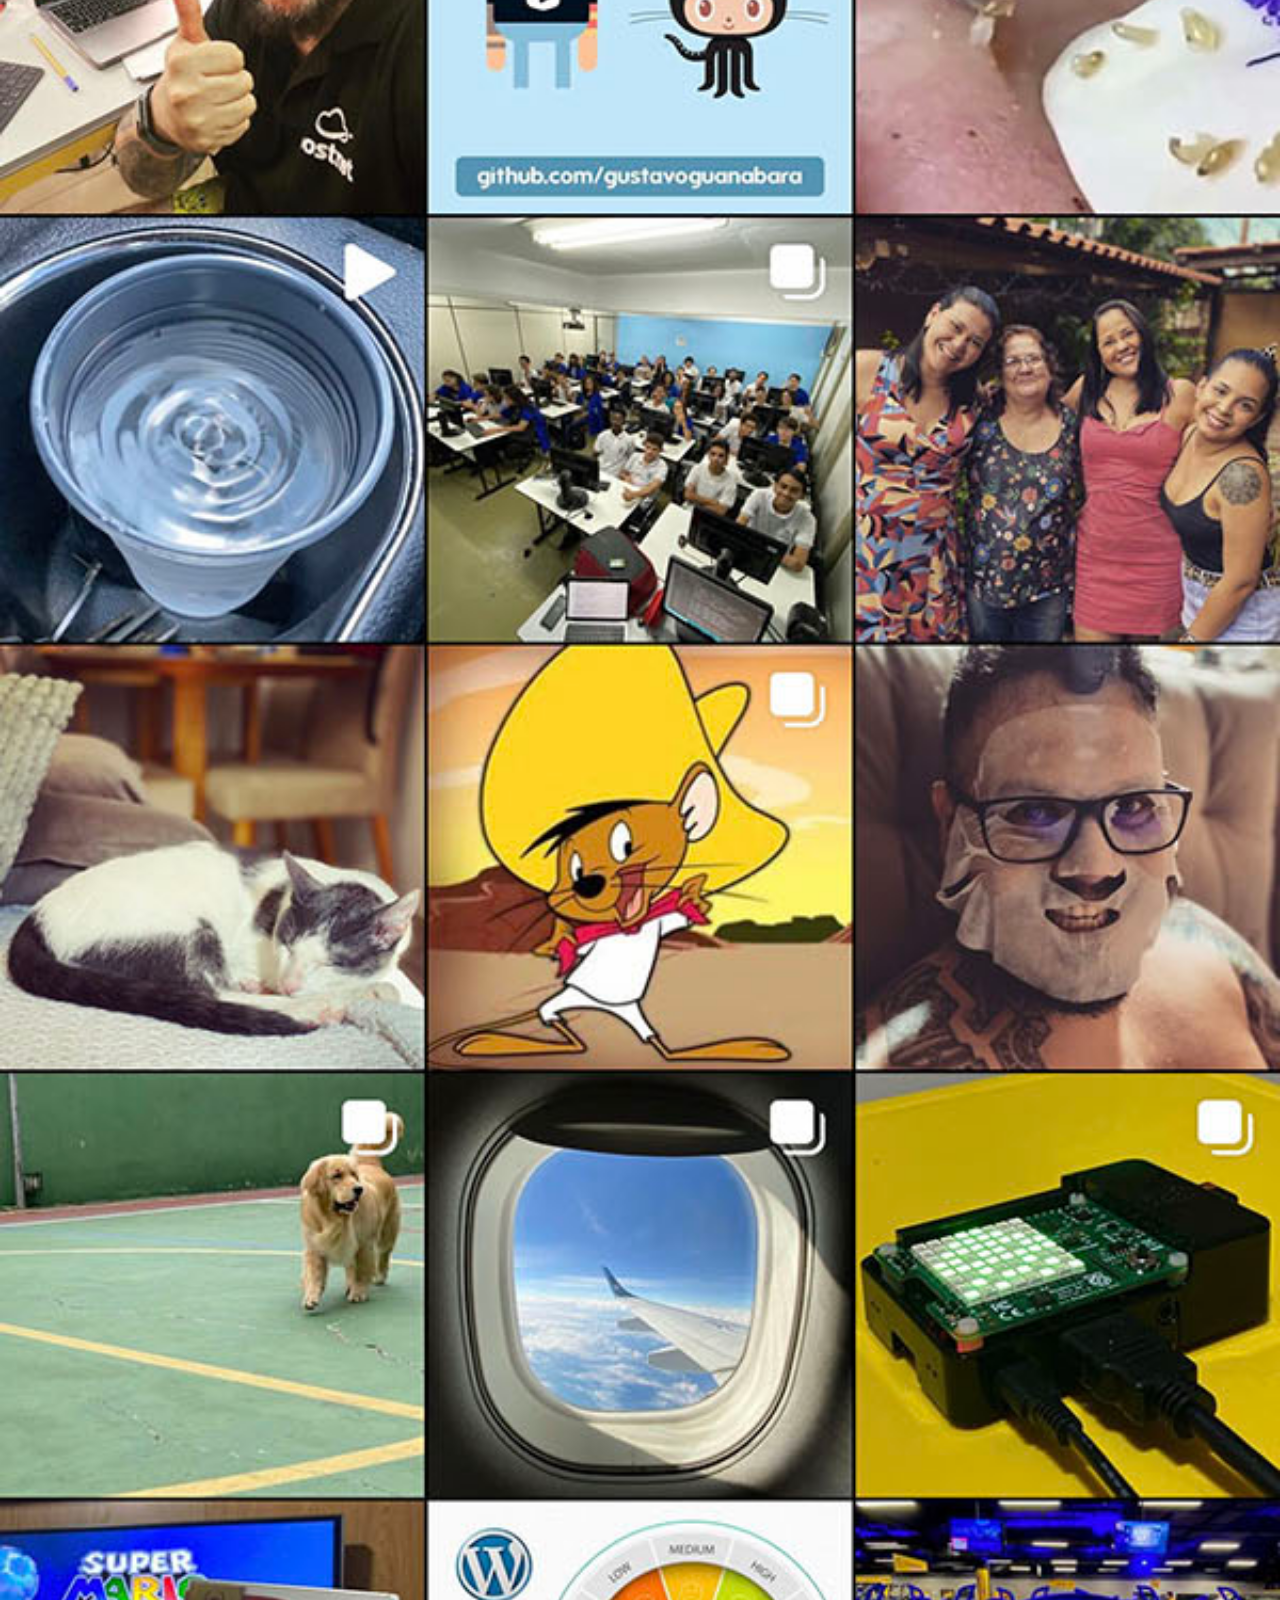
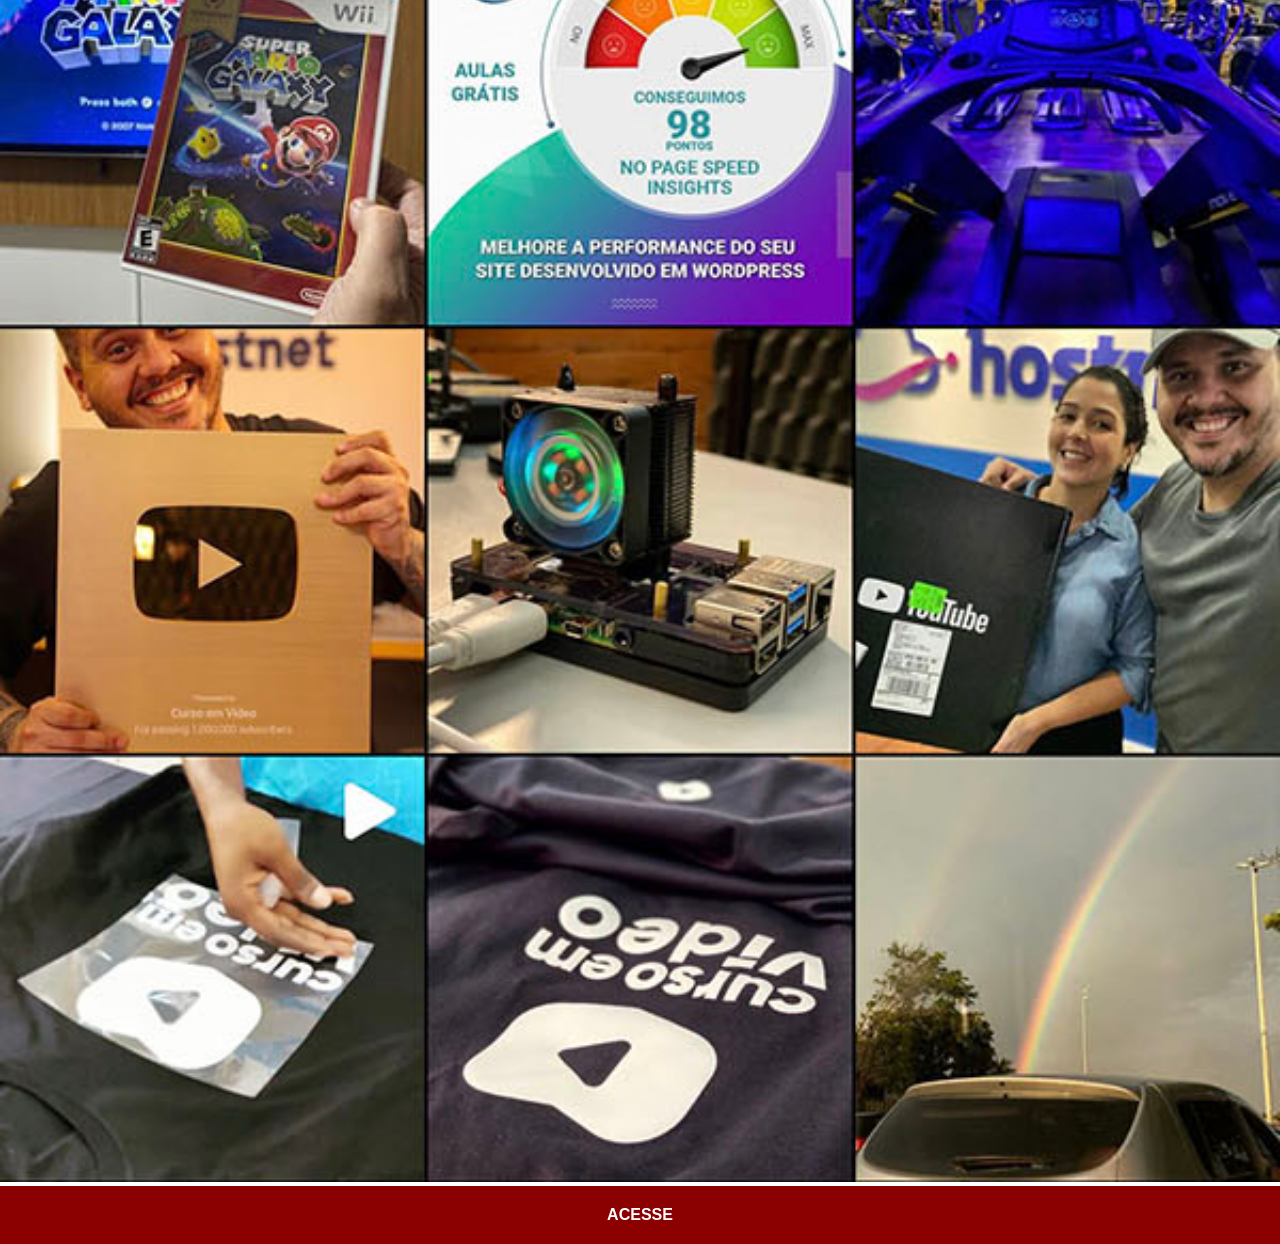
<file: instagram.html>
<!DOCTYPE html>
<html lang="en">
<head>
    <meta charset="UTF-8">
    <meta name="viewport" content="width=device-width, initial-scale=1.0">
    <title>Instagram</title>
    <link rel="stylesheet" href="estilos/social.css">
</head>
<body>
    <img src="imagens/tela-instagram.jpg" alt="">
    <a href="https://www.instagram.com/_.meguilherme/">ACESSE</a>
</body>
</html>
</file>
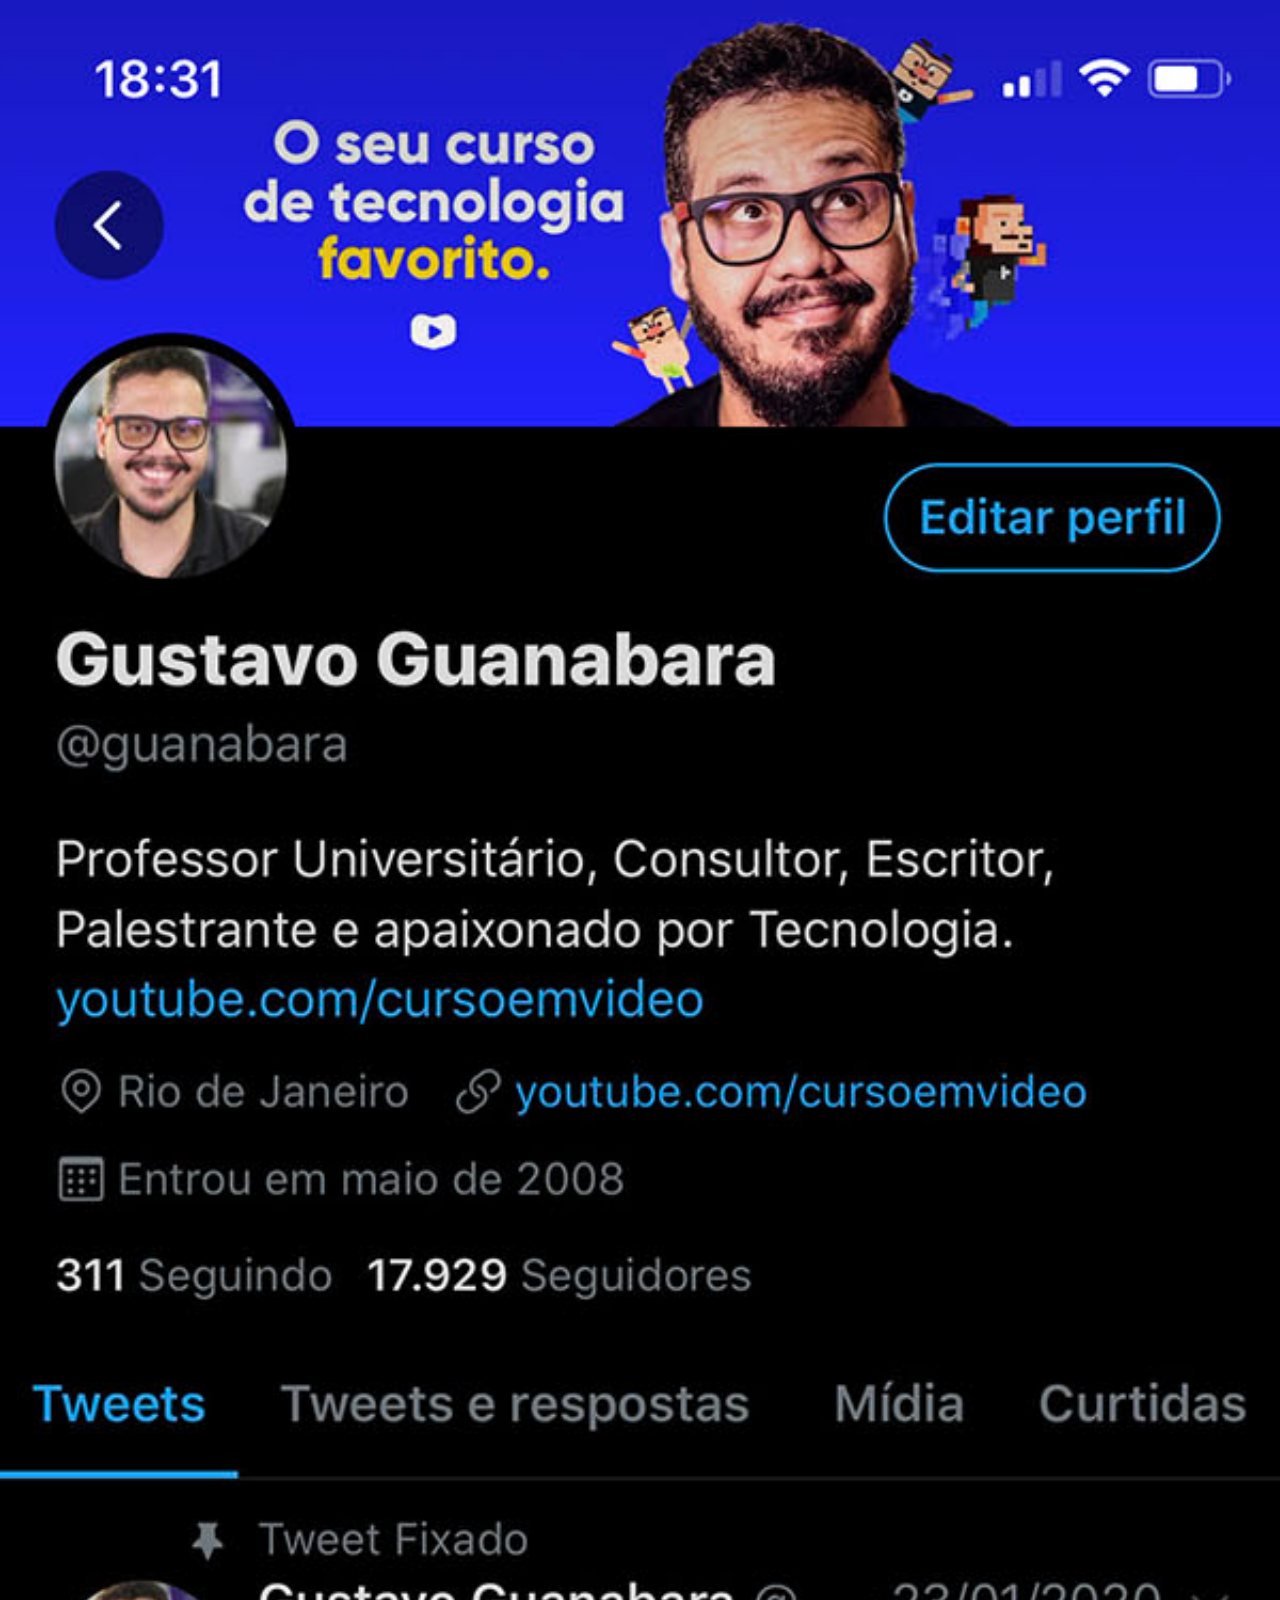
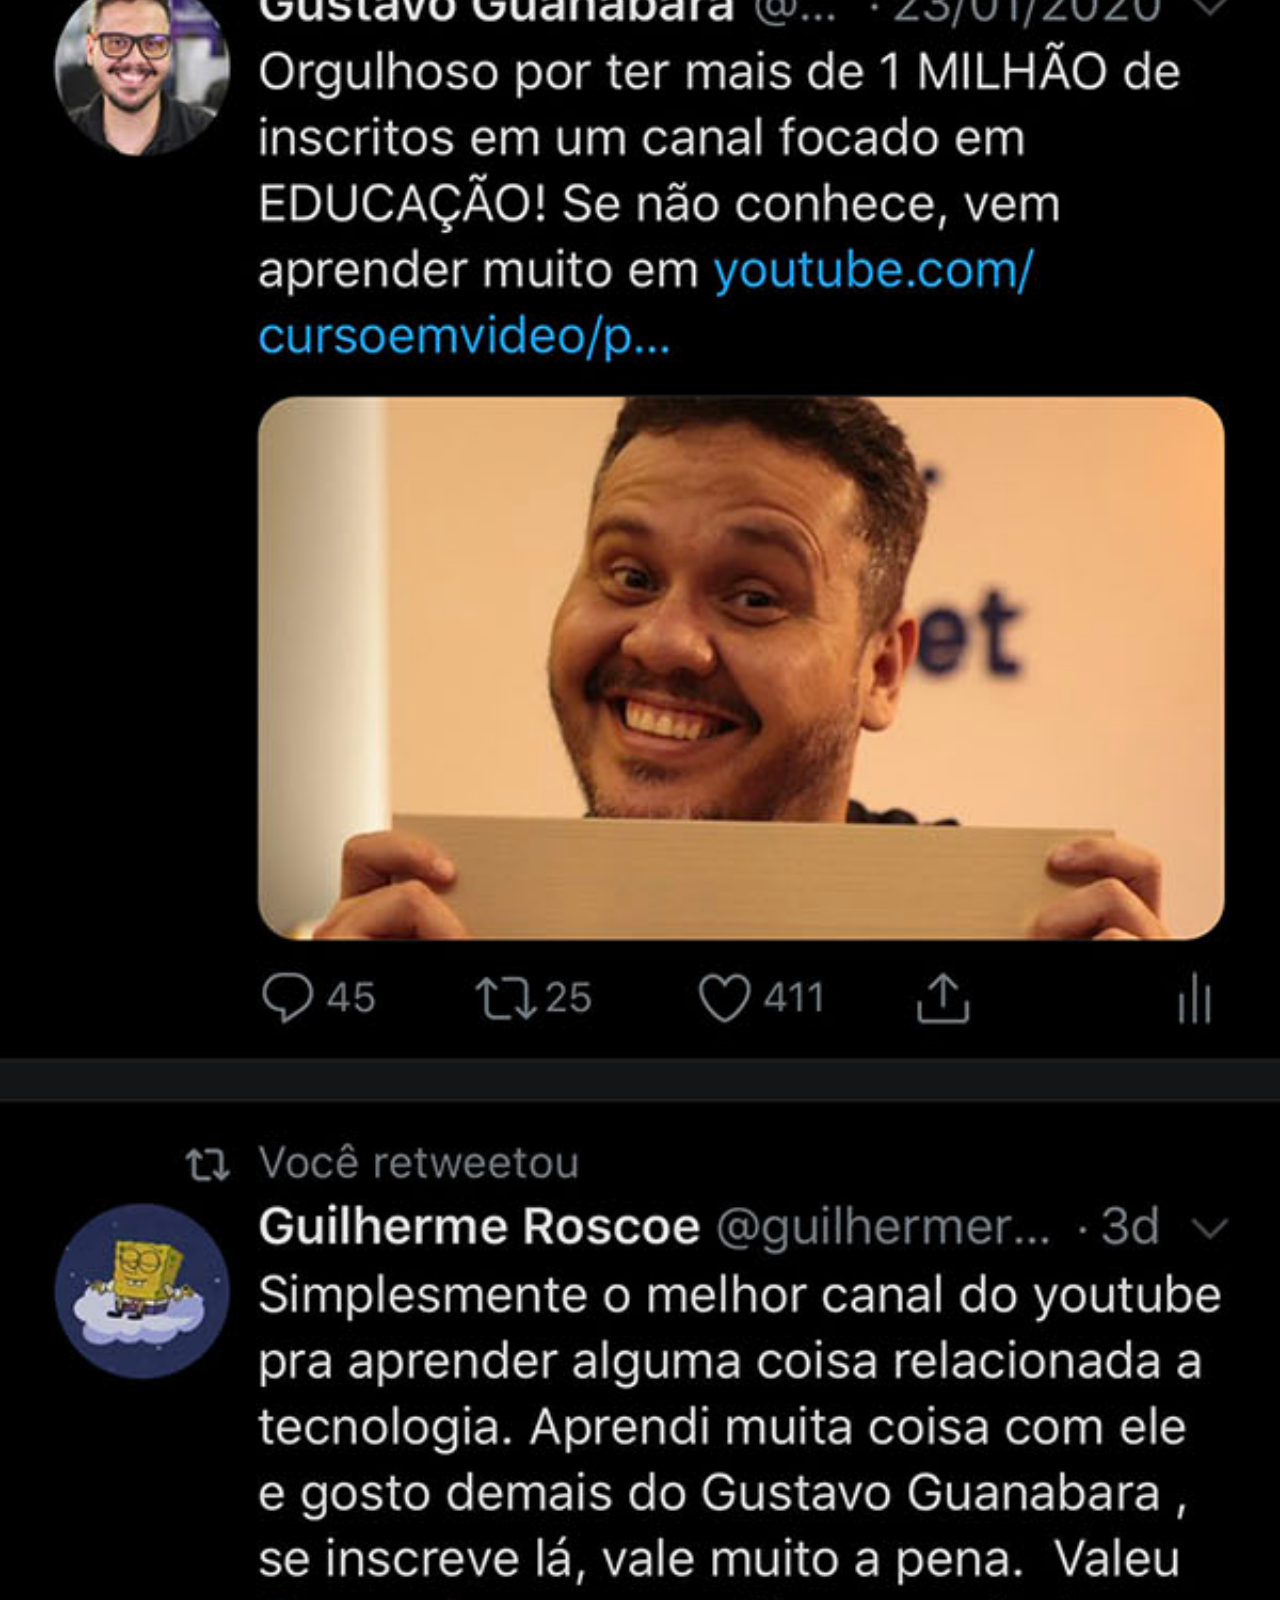
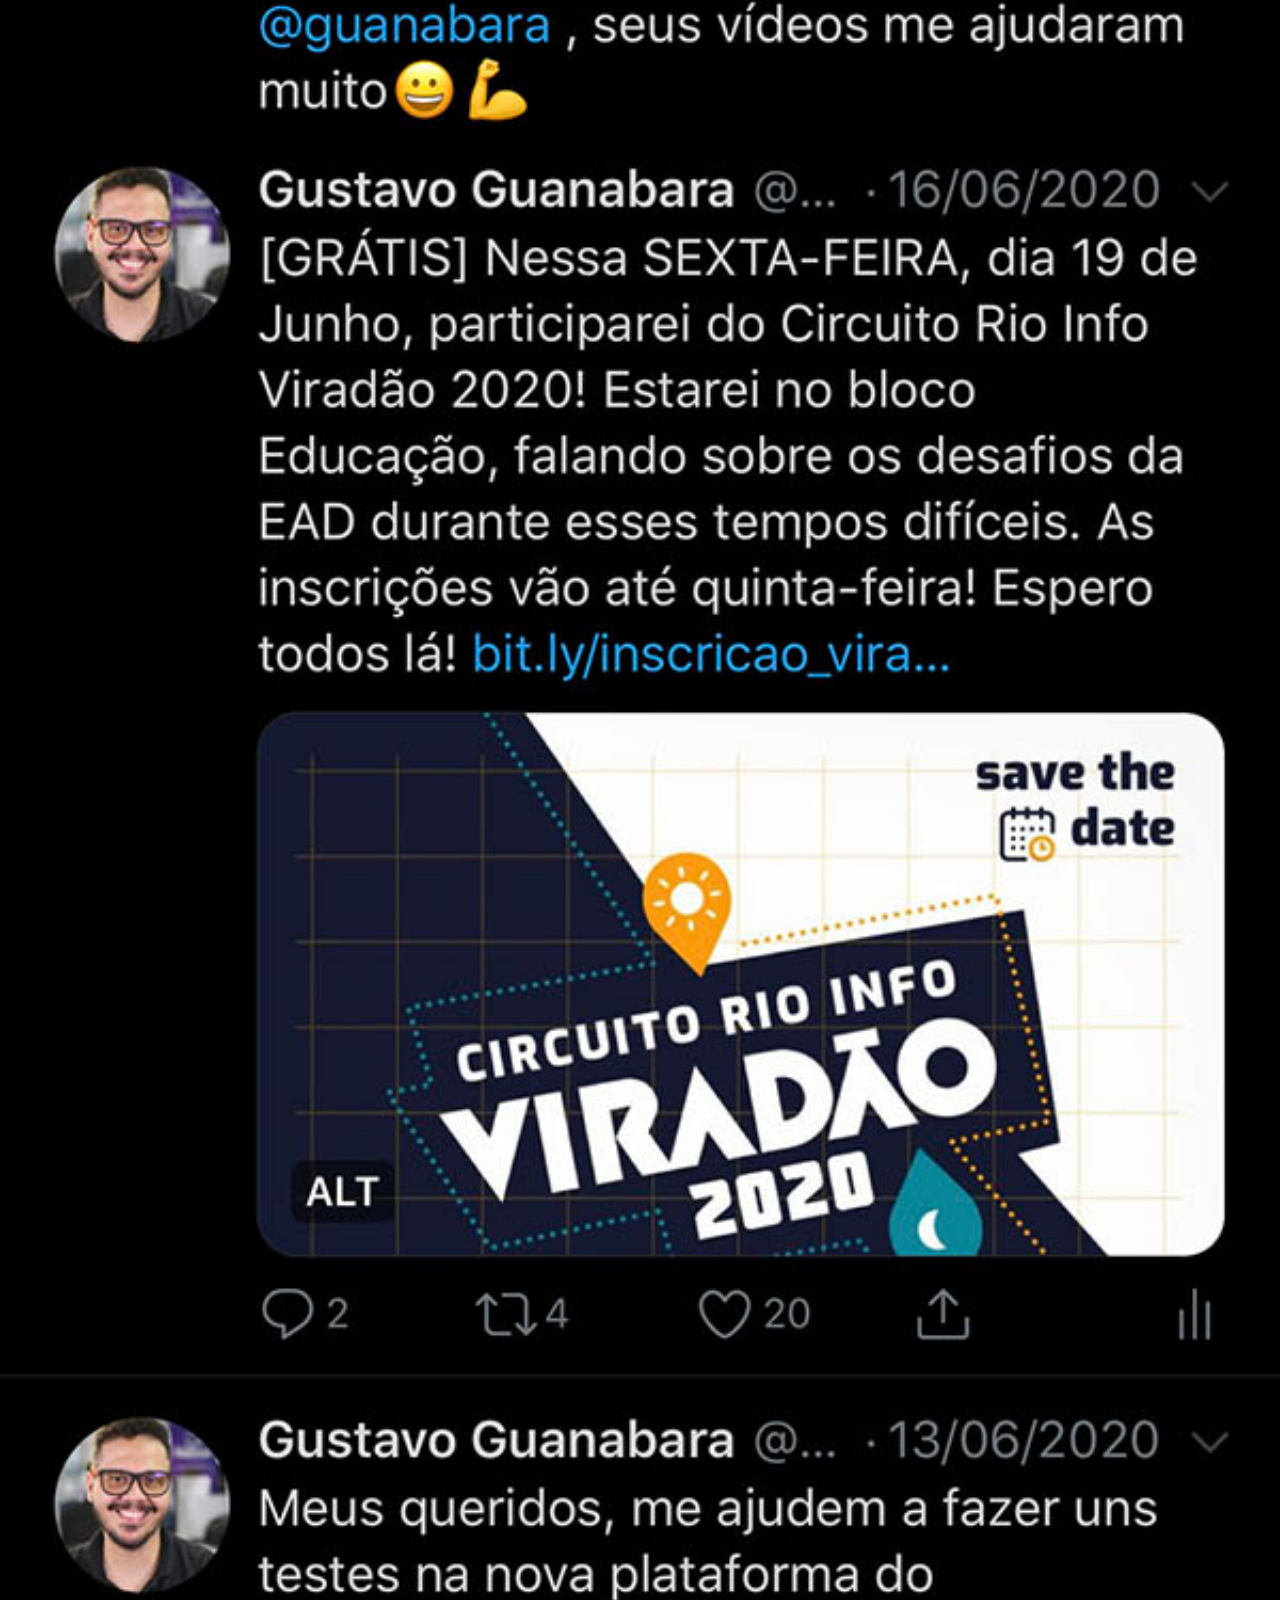
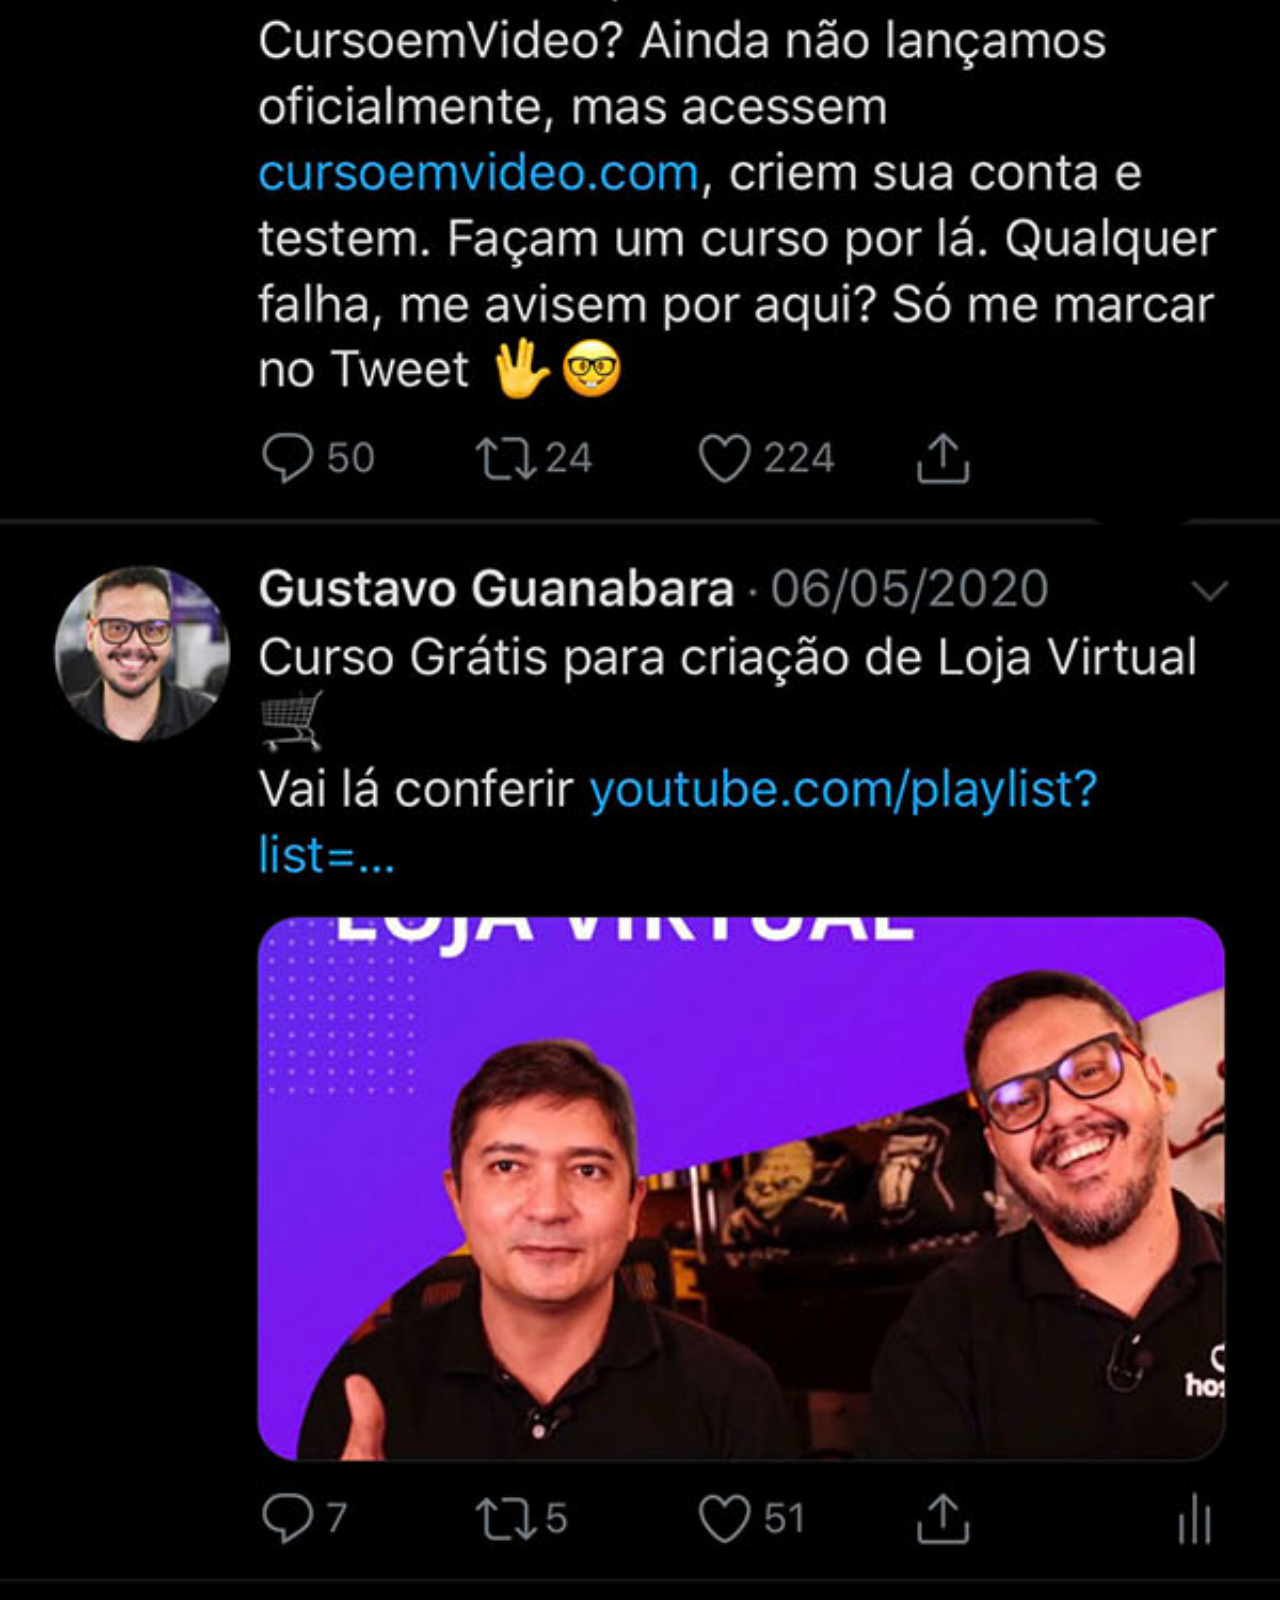
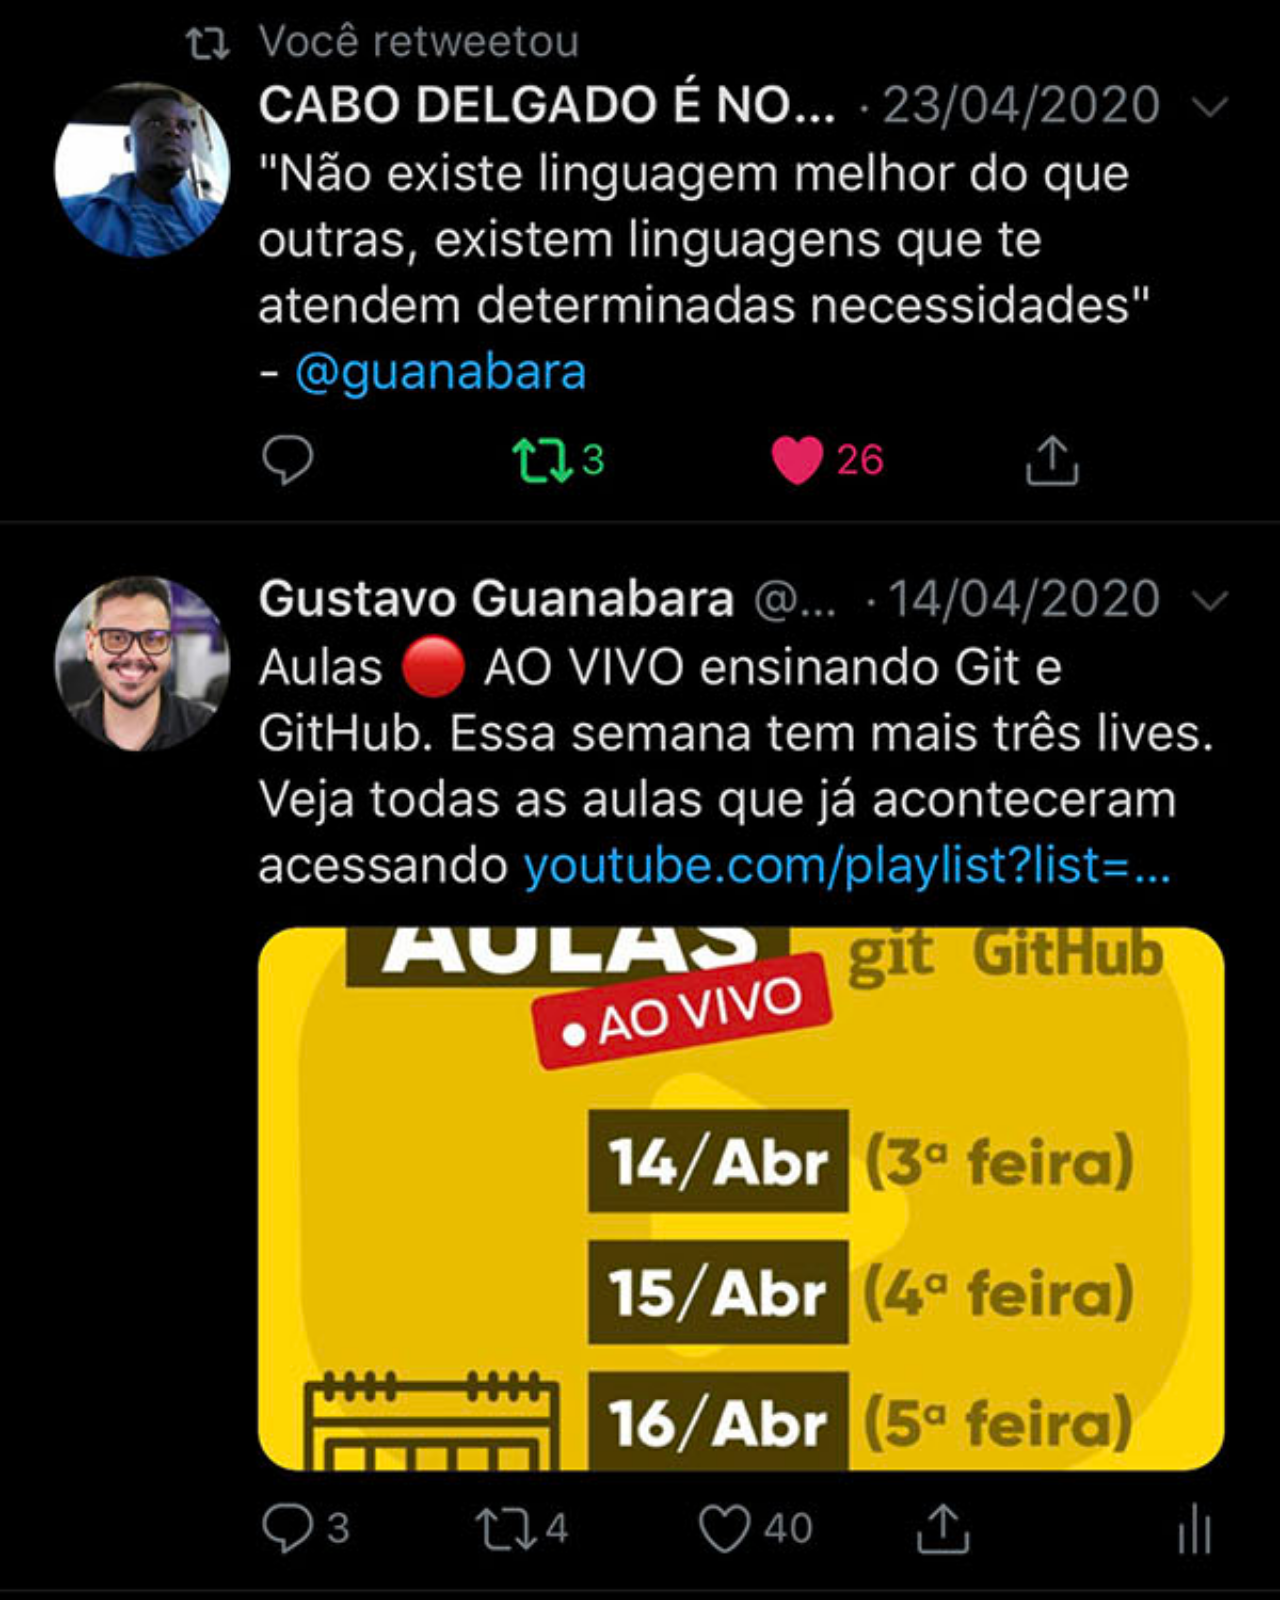
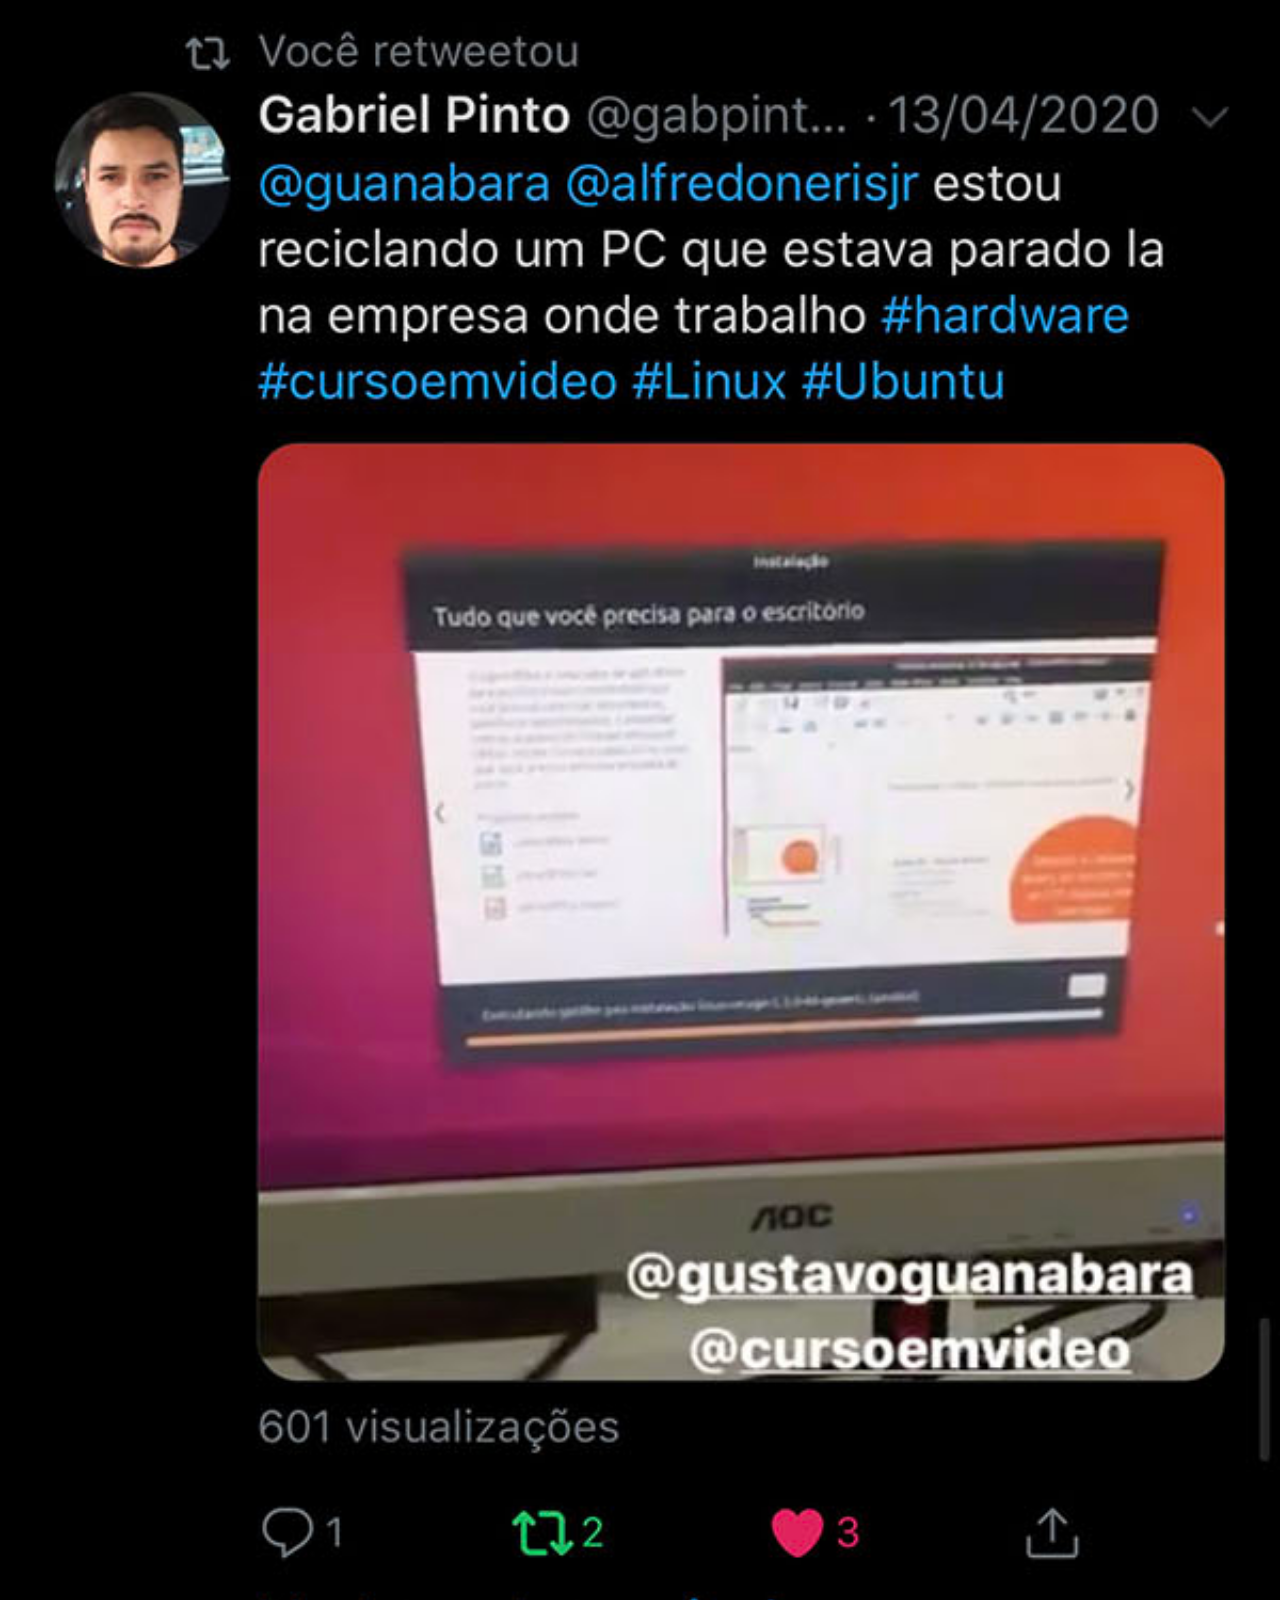
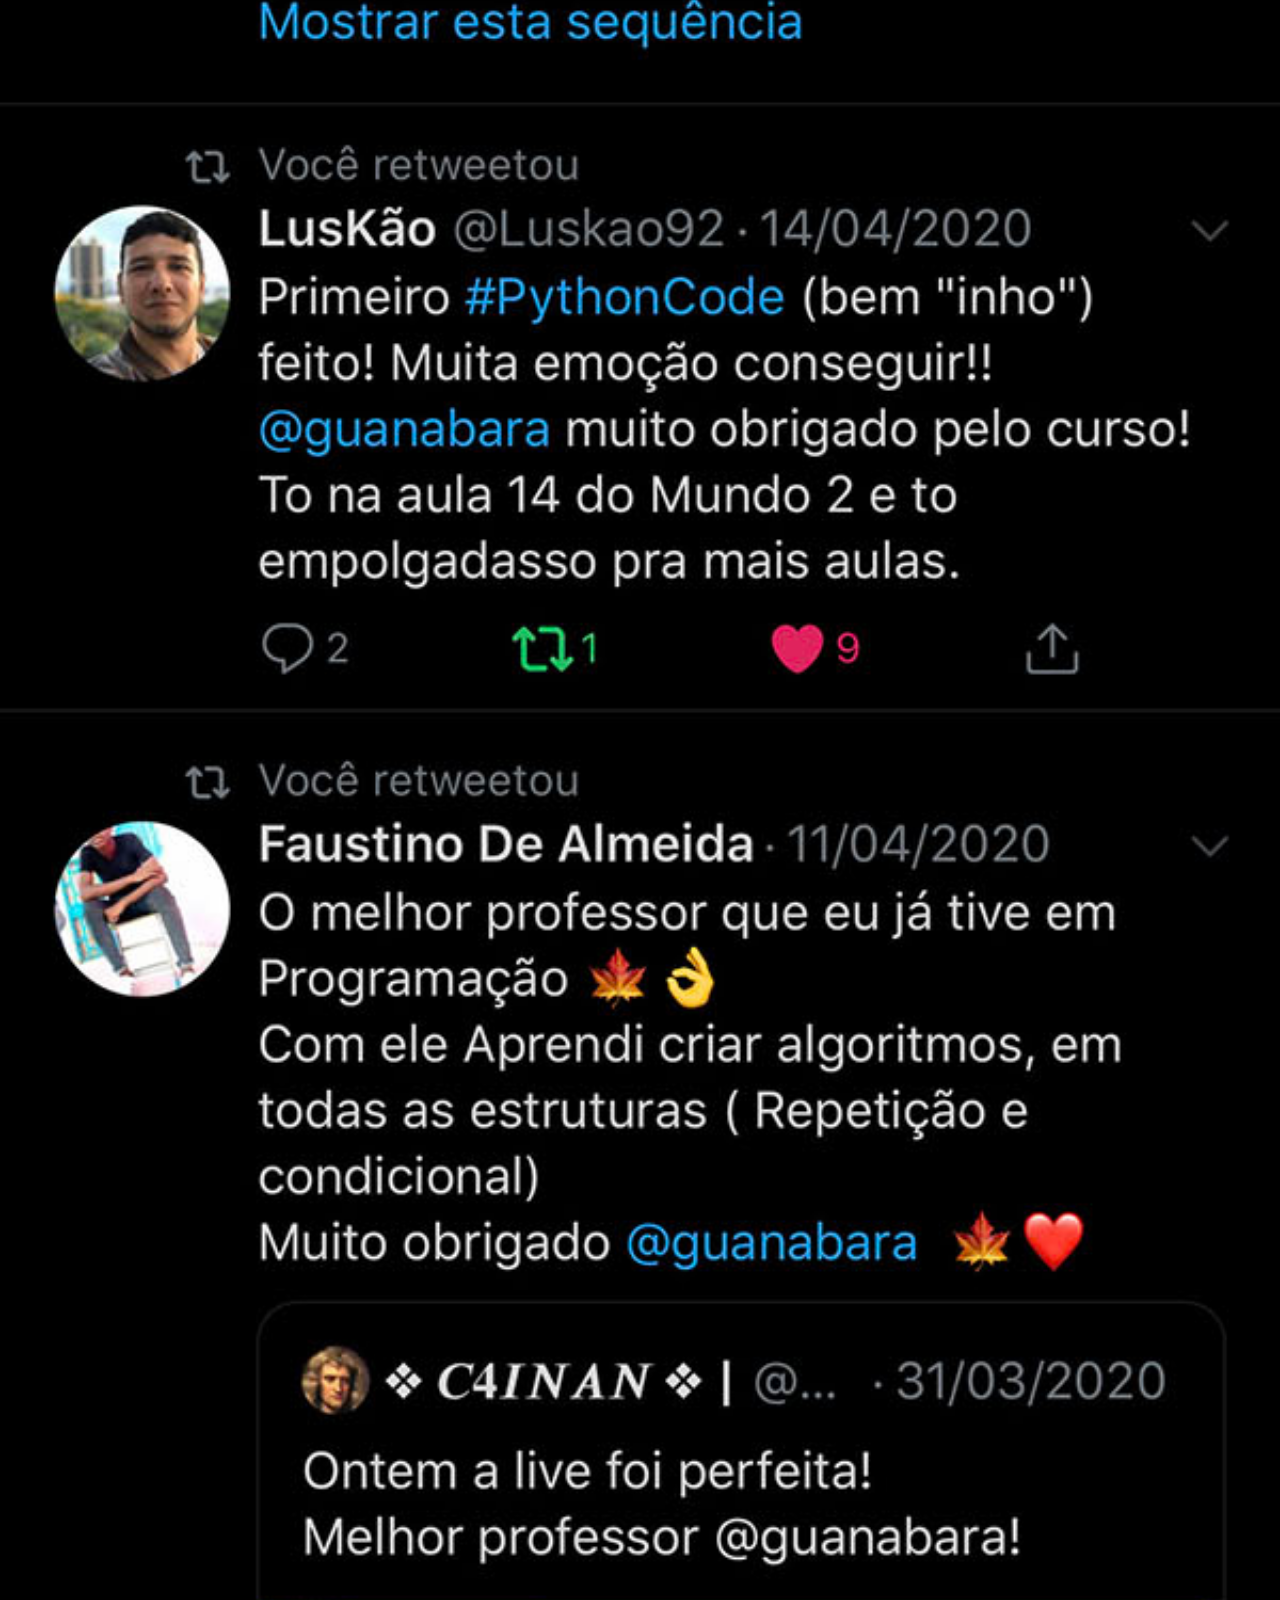
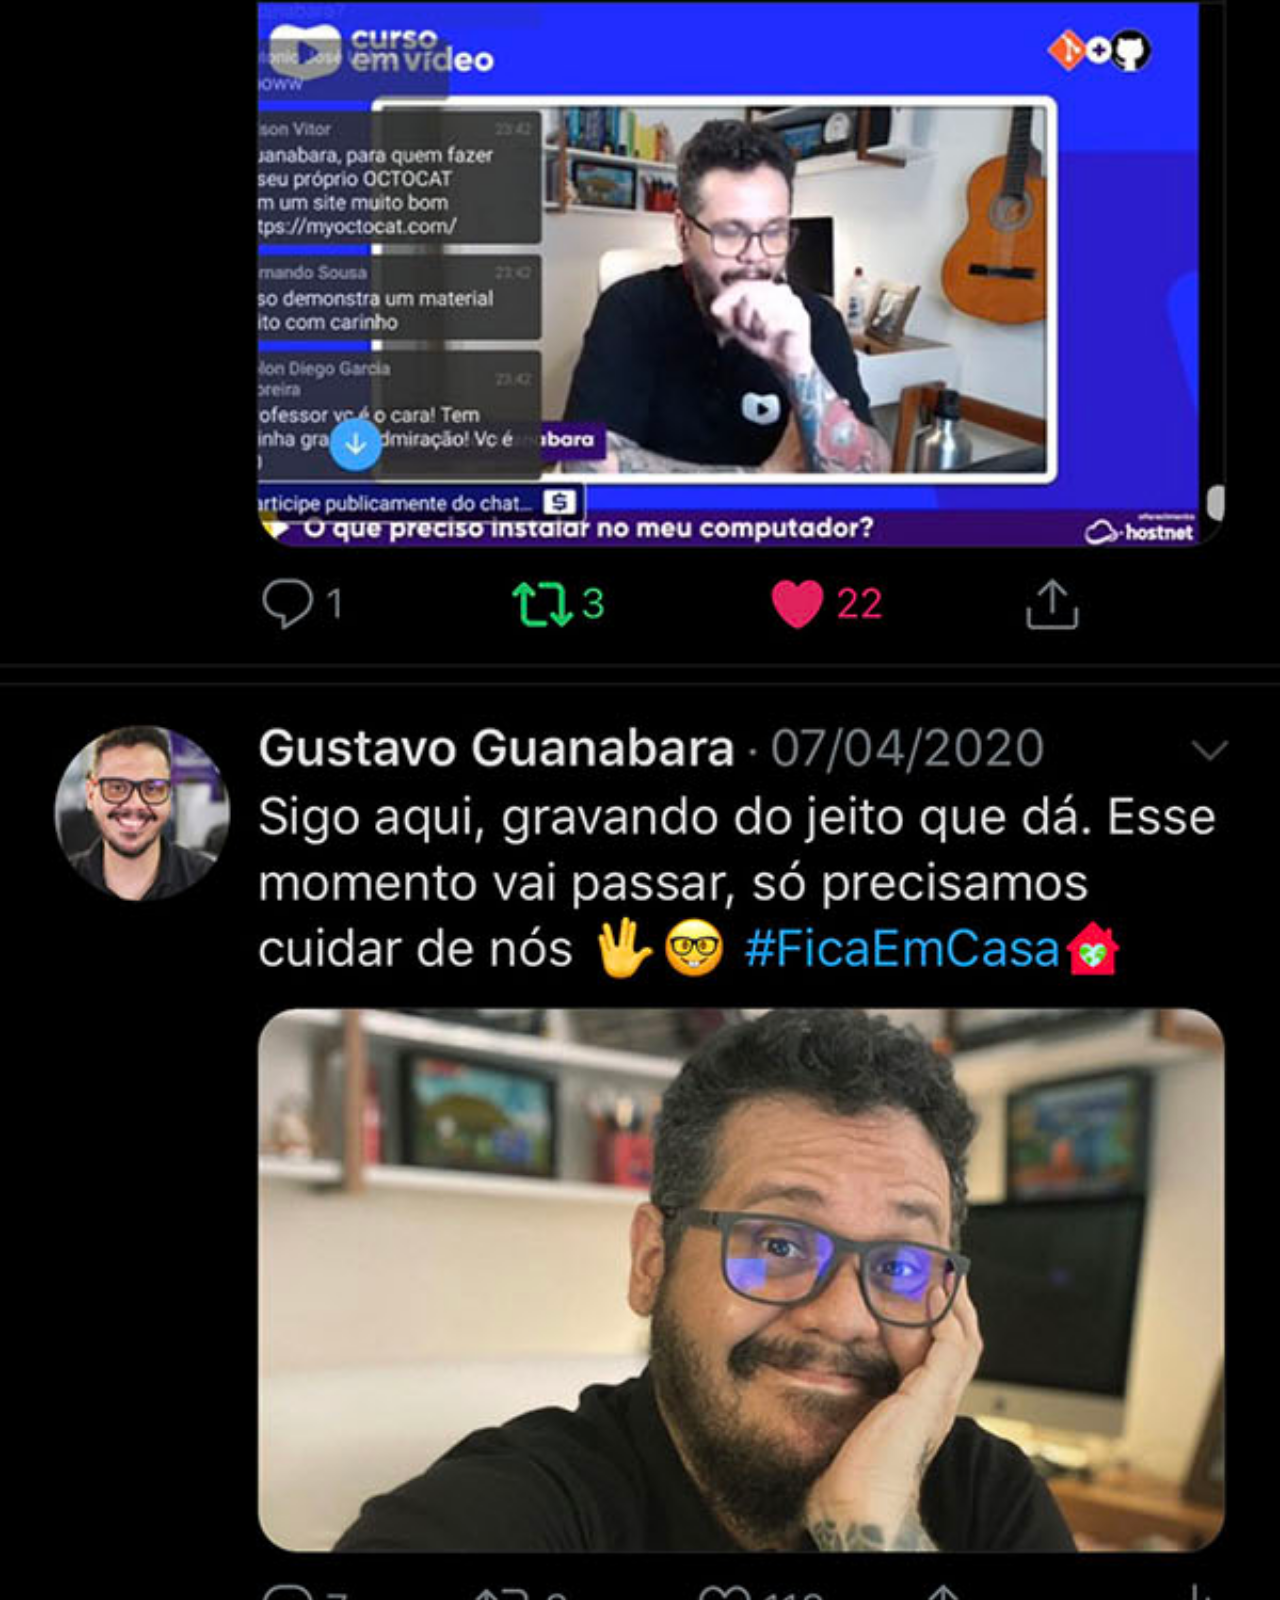
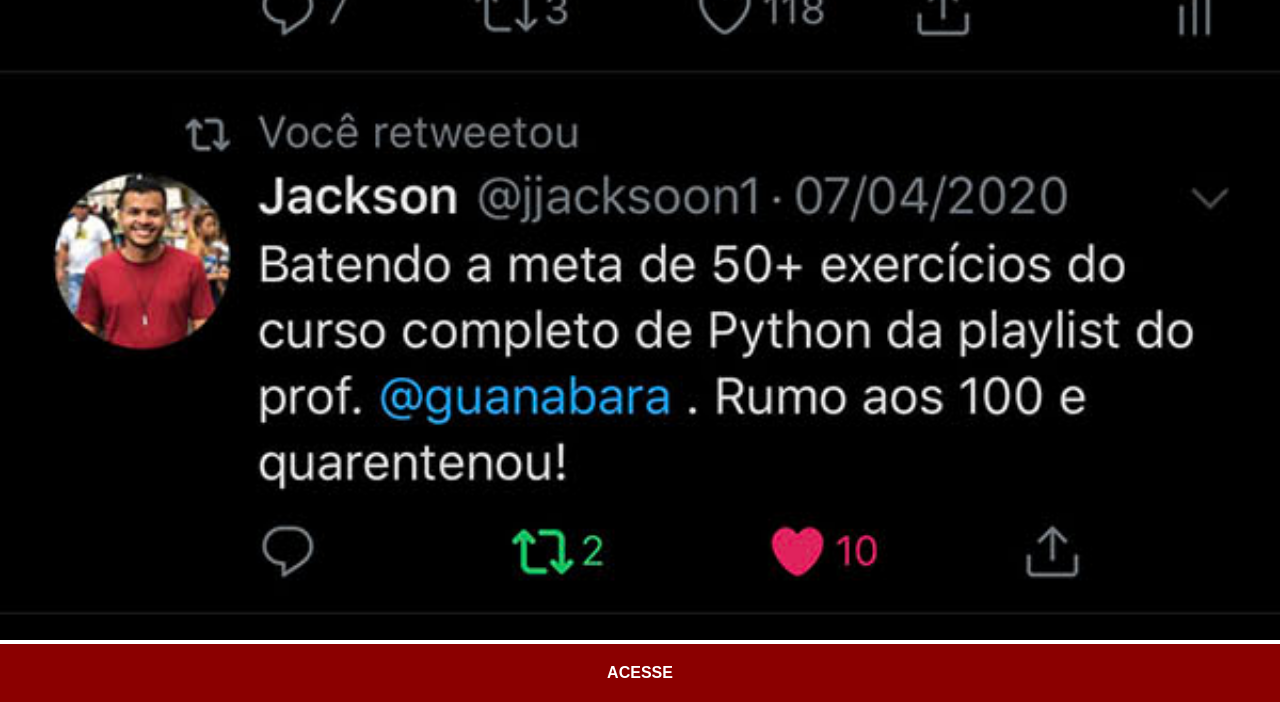
<file: twitter.html>
<!DOCTYPE html>
<html lang="en">
<head>
    <meta charset="UTF-8">
    <meta name="viewport" content="width=device-width, initial-scale=1.0">
    <title>Twitter</title>
    <link rel="stylesheet" href="estilos/social.css">
</head>
<body>
    <img src="imagens/tela-twitter.jpg" alt="">
    <a href="">ACESSE</a>
</body>
</html>
</file>
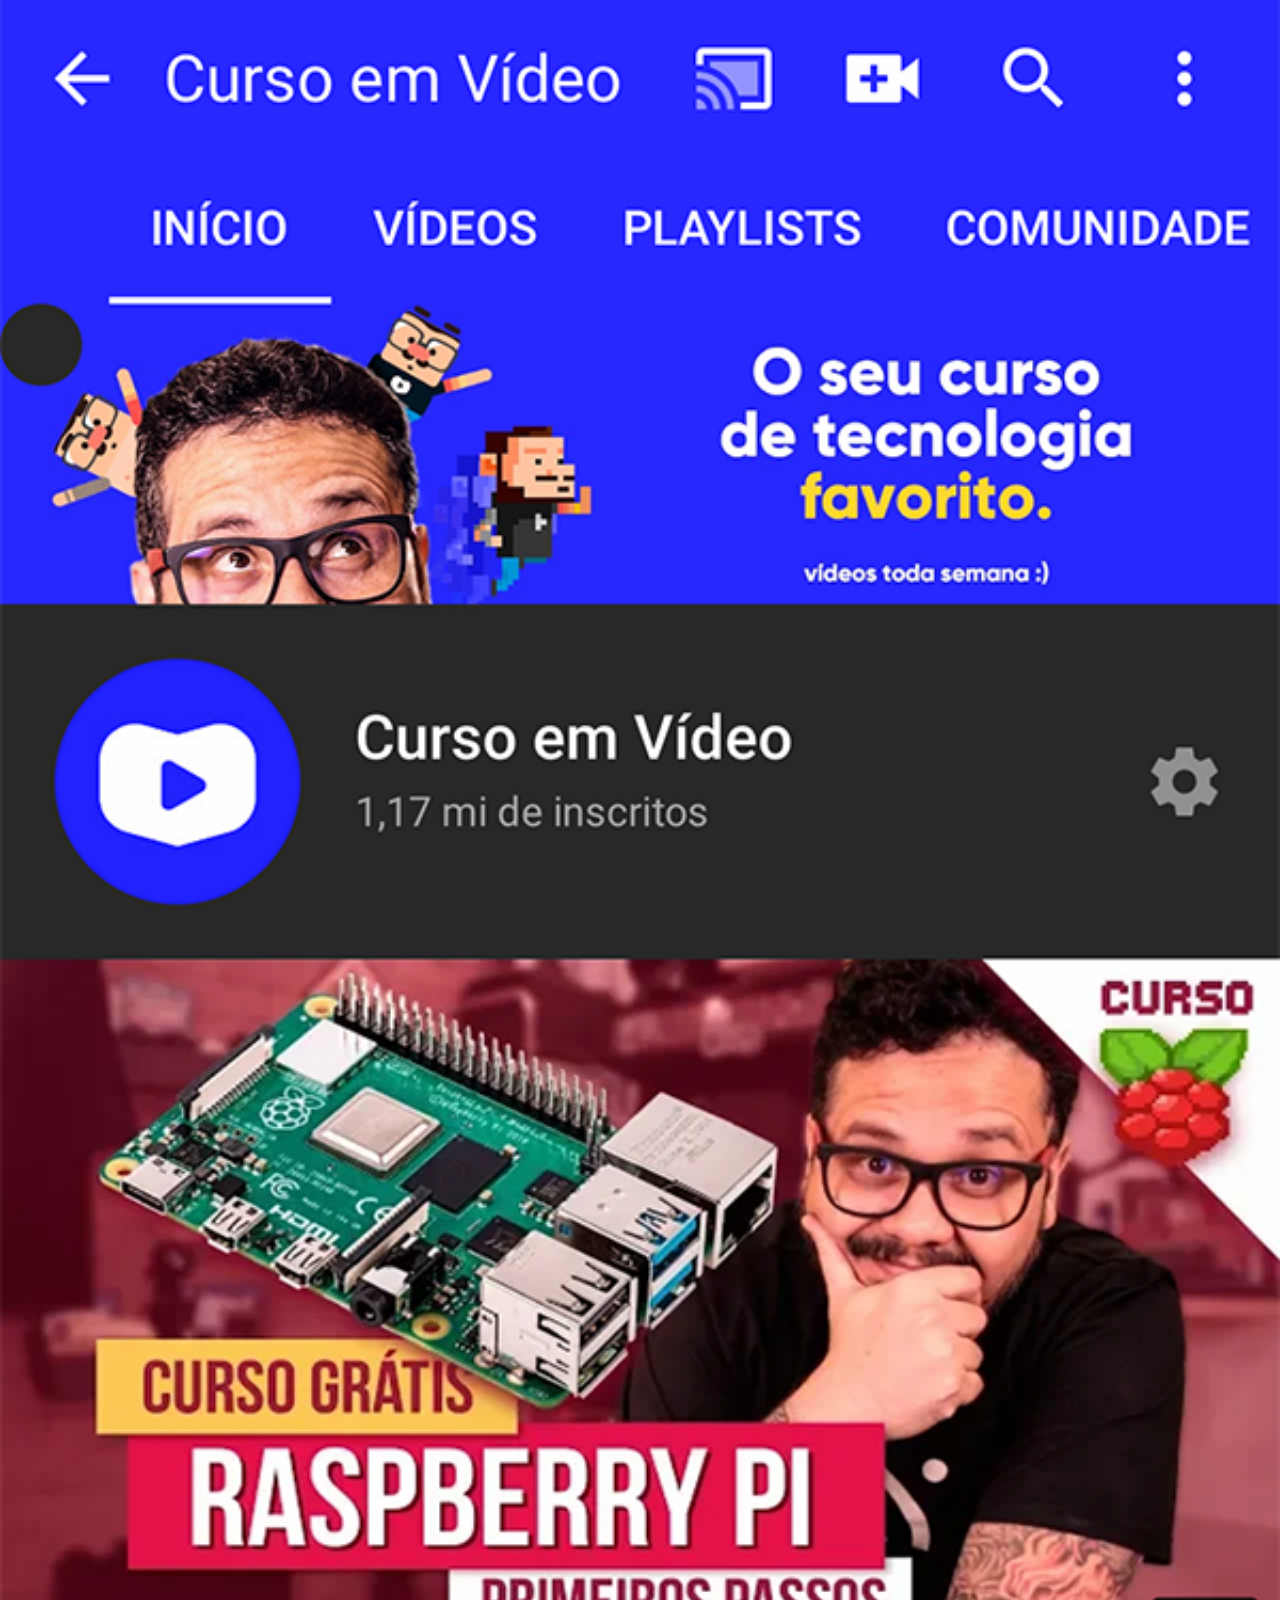
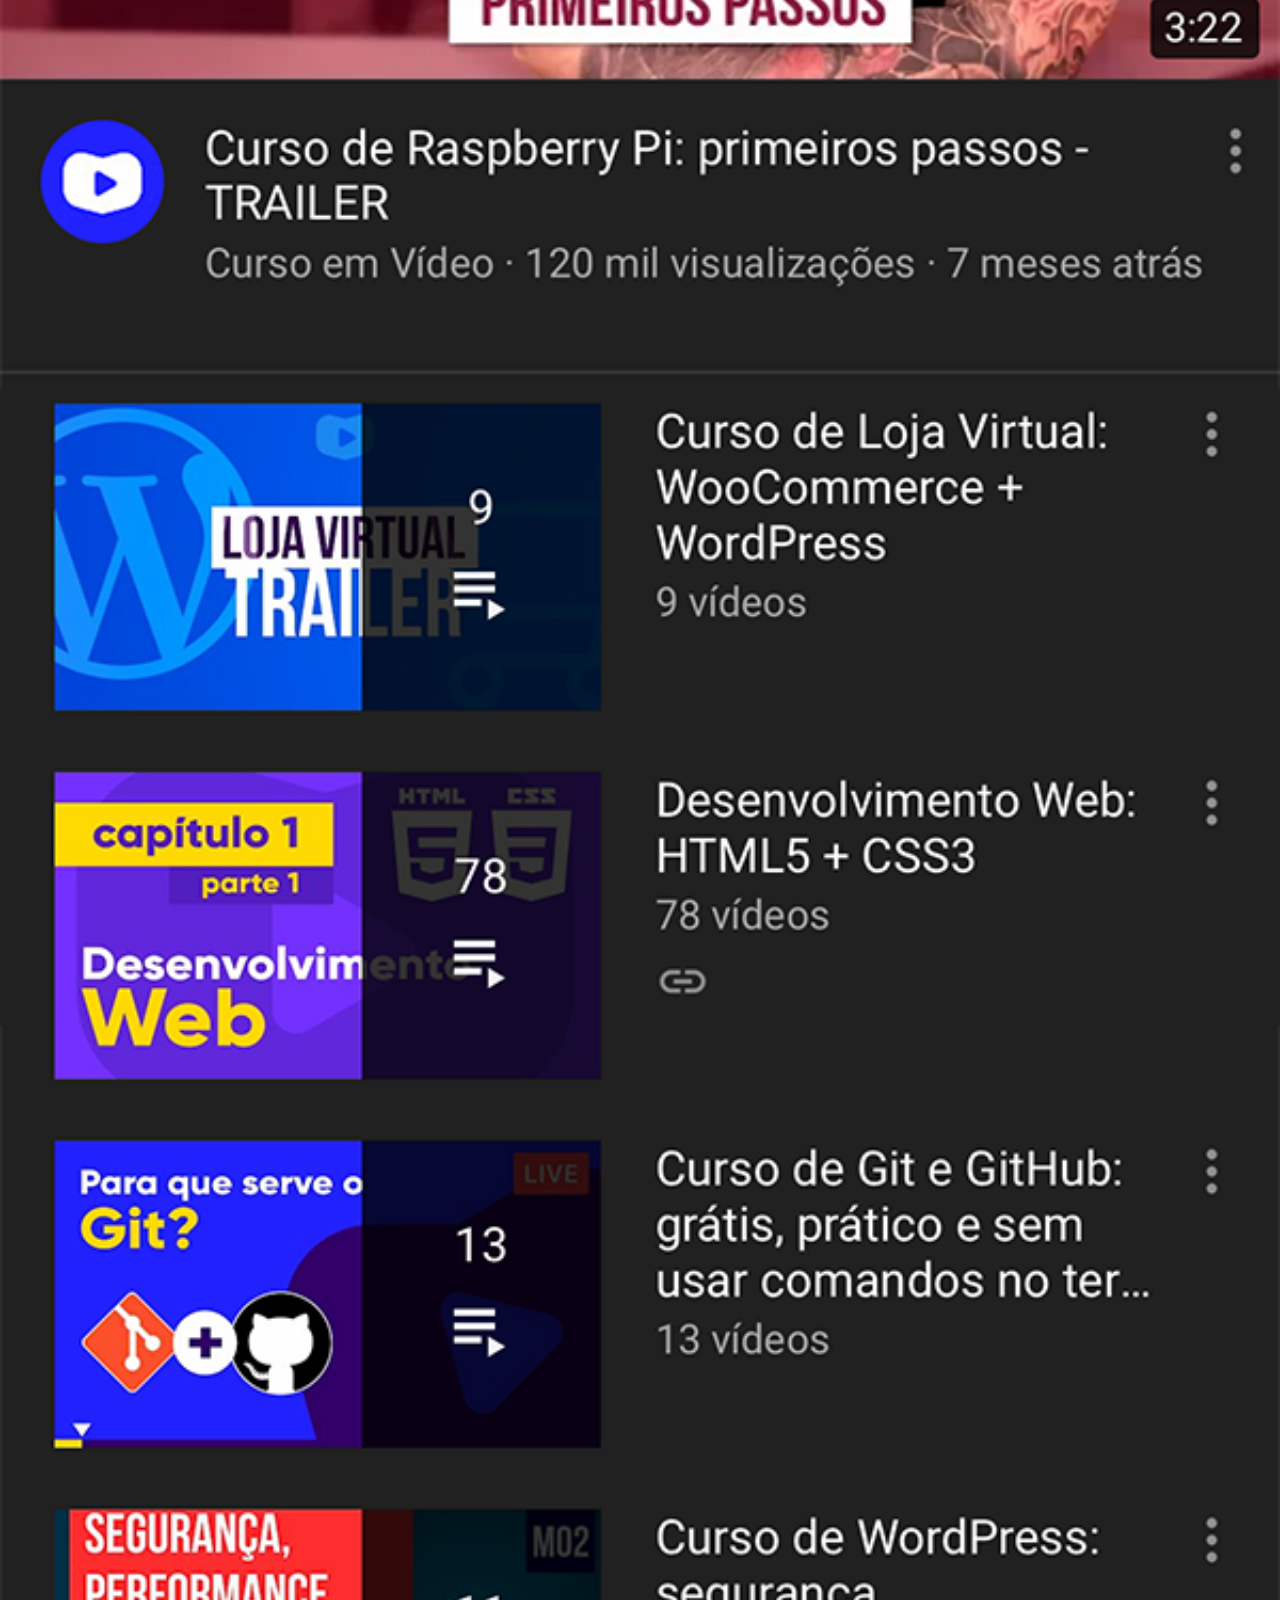
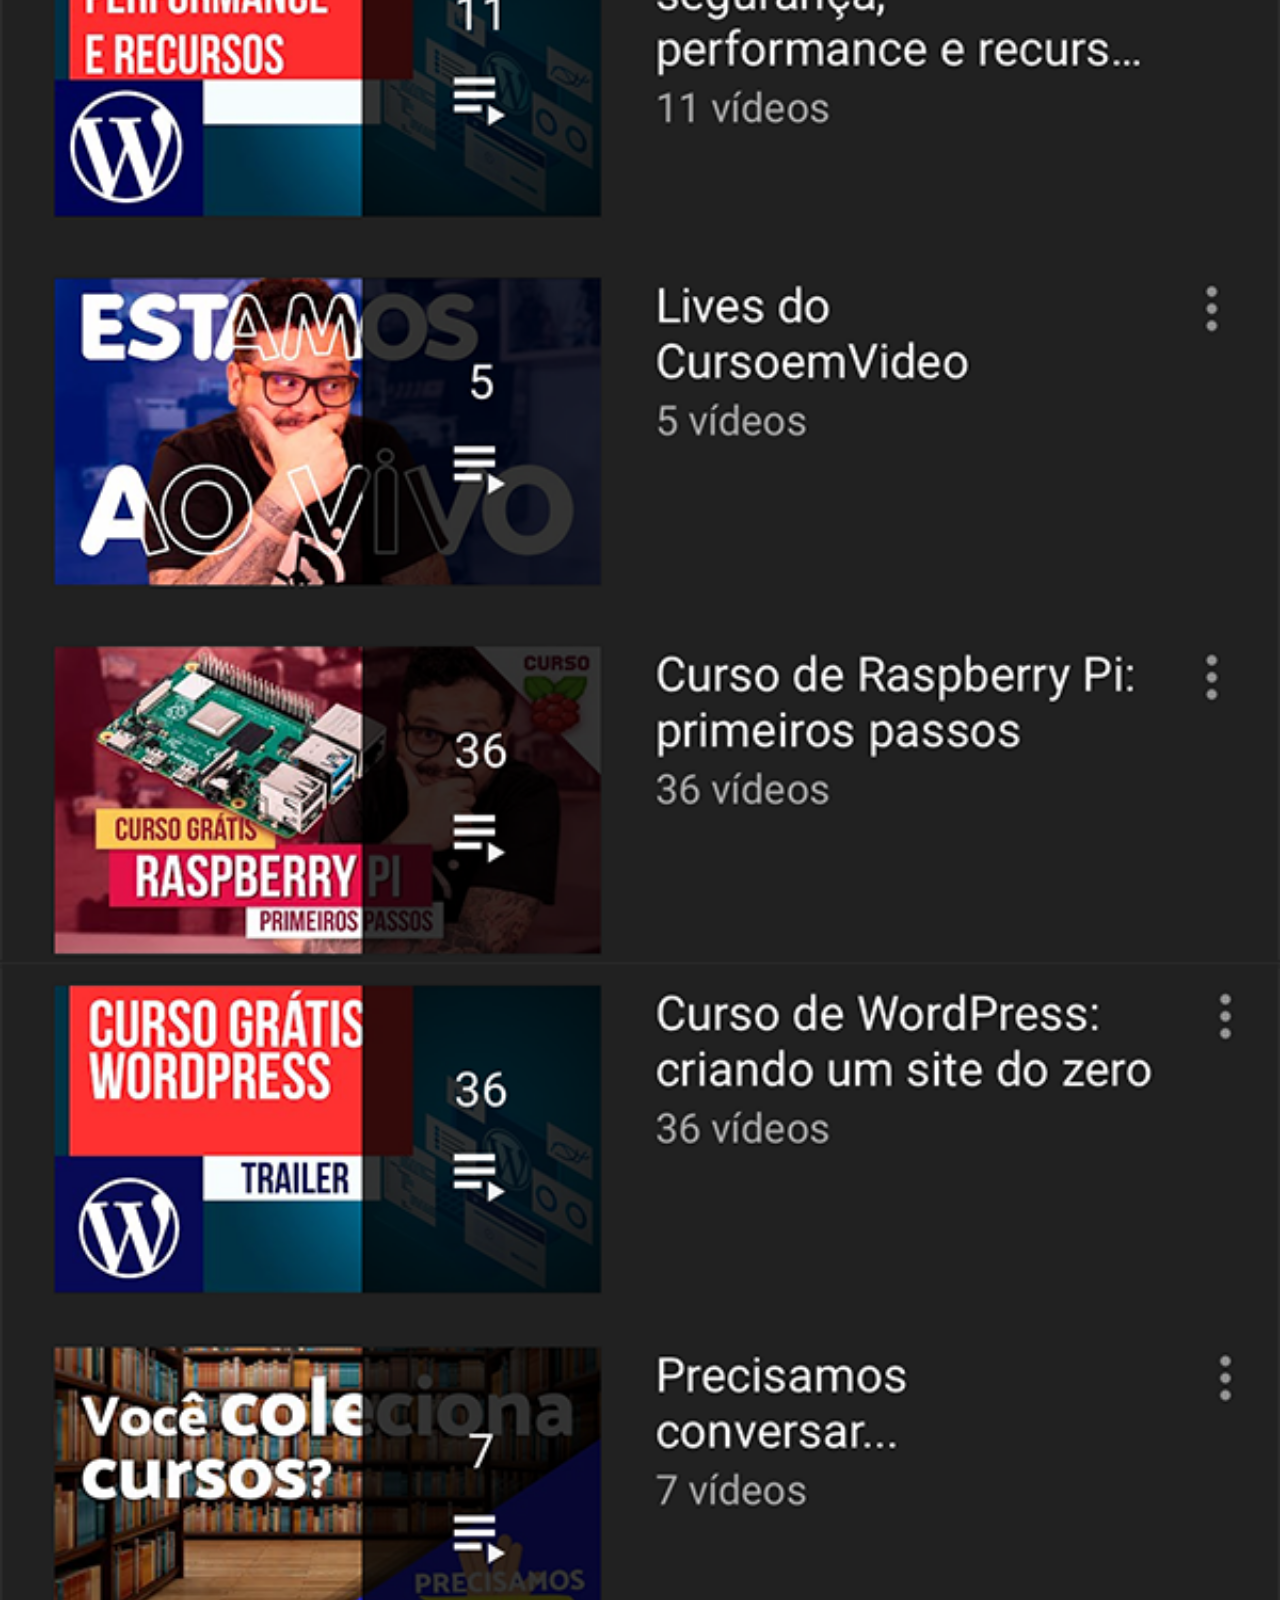
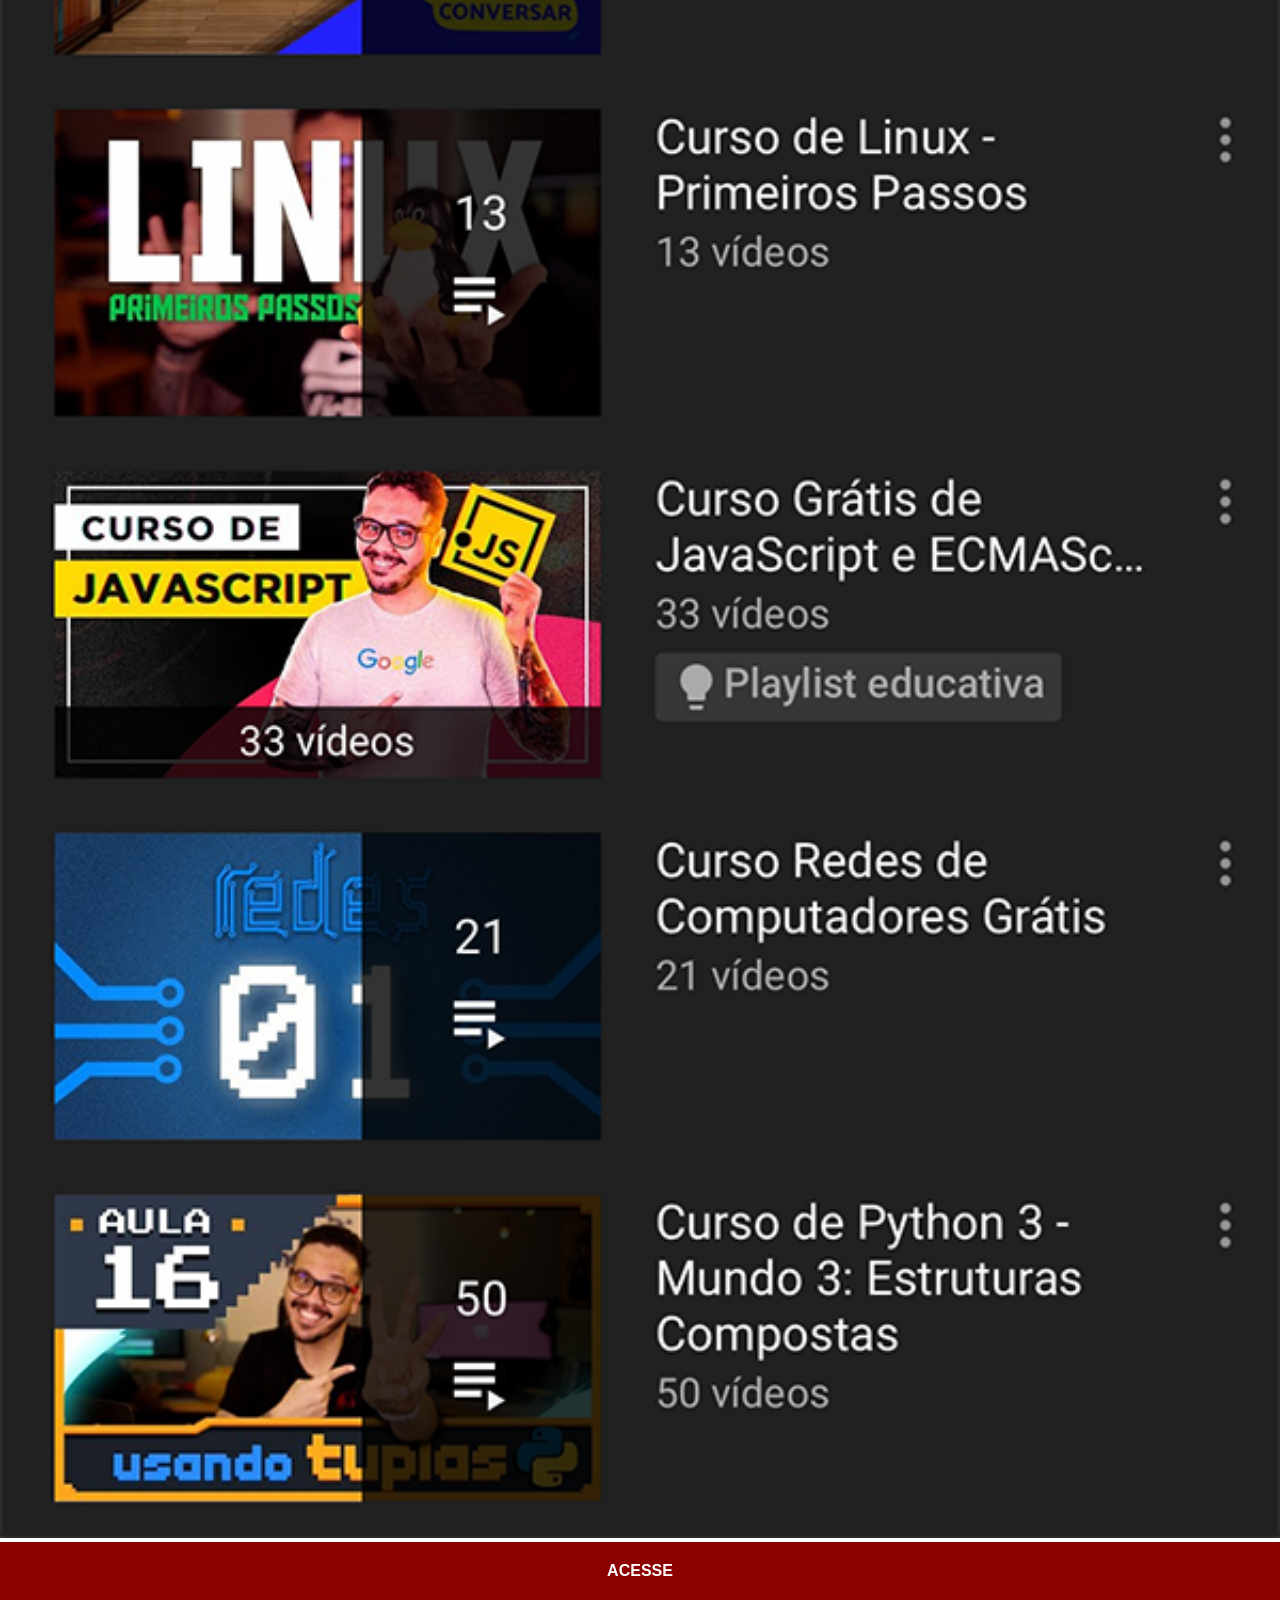
<file: youtube.html>
<!DOCTYPE html>
<html lang="en">
<head>
    <meta charset="UTF-8">
    <meta name="viewport" content="width=device-width, initial-scale=1.0">
    <title>youtube</title>
    <style>
        * {
            margin: 0px;
            padding: 0px;
            font-family: Arial, Helvetica, sans-serif;
        }

        ::-webkit-scrollbar {
            width: 0px;
            height: 0px;
        }

        img {
            width: 100vw;
        }

        a {
            display: block;
            color: white;
            background-color: darkred;
            padding: 20px;
            text-align: center;
            font-weight: bolder;
            text-decoration: none;
        }

        a:hover {
            background-color: red;
        }
    </style>
</head>
<body>
    <img src="imagens/tela-youtube.png" alt="">
    <a href="https://www.youtube.com/@Guilherme-hu5il" target="_blank">ACESSE</a>
</body>
</html>
</file>
<file: estilos/style.css>
@charset "UTF-8";

* {
    margin: 0px;
    padding: 0px;
    font-family: Arial, Helvetica, sans-serif;
}

html, body {
    height: 100vh;
    width: 100vw;
    background-color: black;
}

body {
    background: url('../imagens/fundo-madeira.jpg') no-repeat top center;
    background-size: cover;
    background-attachment: fixed;
}

main {
    position: relative;
    height: 100vh;
}

section#telefone {
    position: absolute;
    top: 50%;
    left: 50%;
    transform: translate(-50%, -50%);

    height: 627px;
    width: 311px;
    background: url('../imagens/frame-iphone.png') no-repeat;
}

iframe#tela {
    position: relative;
    top: 80px;
    left: 22px;
    width: 269px;
    height: 471px;
}

section#redessociais {
    text-align: right;
}

section#redessociais > a > img {
    width: 50px;
    height: 50px;
    margin: 10px;

    border-radius: 50%;
    box-shadow: 2px 2px 5px rgba(0, 0, 0, 0.575);
    box-sizing: border-box;
}

section#redessociais > a > img:hover {
    border: 2px solid rgba(255, 255, 255, 0.637);
    box-shadow: 5px 5px 10px rgba(0, 0, 0, 0.575);
    transform: translate(-5px, -5px);
    transition: 0,7s;
}
</file>
<file: estilos/social.css>
@charset "UTF-8";

* {
            margin: 0px;
            padding: 0px;
            font-family: Arial, Helvetica, sans-serif;
        }

        ::-webkit-scrollbar {
            width: 0px;
            height: 0px;
        }

        img {
            width: 100vw;
        }

        a {
            display: block;
            color: white;
            background-color: darkred;
            padding: 20px;
            text-align: center;
            font-weight: bolder;
            text-decoration: none;
        }

        a:hover {
            background-color: red;
        }
</file>
